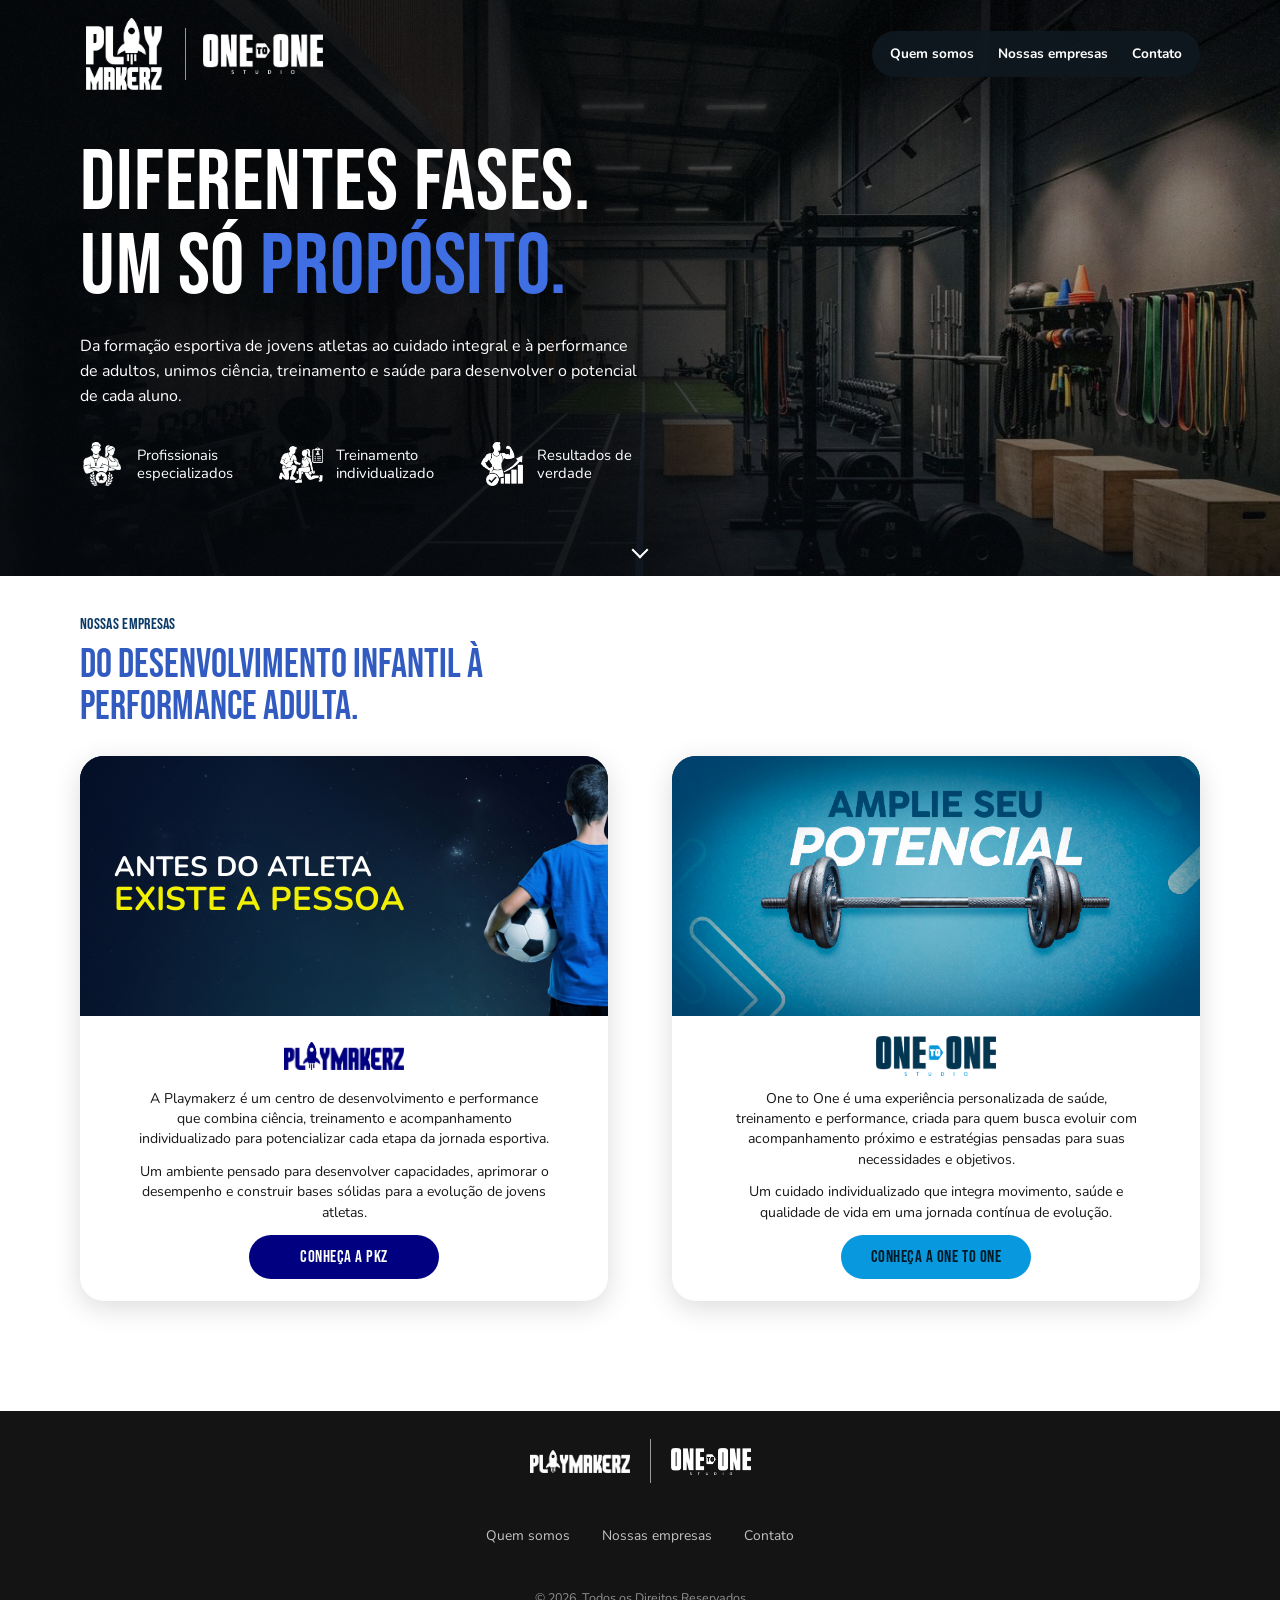
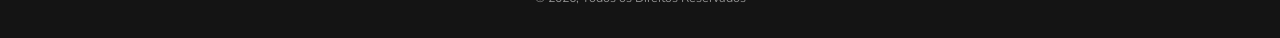
<file: index.html>
<!doctype html>
<html lang="pt-BR">
<head>
  <meta charset="UTF-8" />
  <meta name="viewport" content="width=device-width, initial-scale=1.0" />
  <meta name="description"
    content="Da formação esportiva de jovens atletas à performance adulta: conheça a Playmakerz e a One to One." />
  <title>Playmakerz + One to One</title>
  <link rel="icon" href="data:," />
  <!-- Fontes do Google (Bebas Neue e Nunito) -->
  <link rel="preconnect" href="https://fonts.googleapis.com" />
  <link rel="preconnect" href="https://fonts.gstatic.com" crossorigin />
  <link href="https://fonts.googleapis.com/css2?family=Bebas+Neue&family=Nunito:wght@400;600;700;800&display=swap"
    rel="stylesheet" />
  <!-- CSS do site e script do menu (defer: o script só roda depois que o HTML carrega) -->
  <link rel="stylesheet" href="css/style.css" />
  <script src="js/main.js" defer></script>
</head>
<body class="hub">
  <!-- Link que só aparece ao apertar Tab: pula direto para o conteúdo principal -->
  <a class="skip-link" href="#main-content">Pular para o conteúdo</a>
  <!-- Cabeçalho do Hub: logos das duas empresas e menu principal -->
  <header class="hub-header">
    <div class="hub-wrap header-inner">
      <a class="hub-brand" href="pkz-lab.html" aria-label="Conheça o PKZ Lab">
        <img src="assets/imagens-padronizacao/assets/hub/LOGO_PKZ_3.png" alt="Playmakerz" />
      </a>
      <span class="brand-divider" aria-hidden="true"></span>
      <a class="hub-brand oto-brand" href="one-to-one.html" aria-label="Conheça o Studio One to One">
        <img src="assets/imagens-padronizacao/assets/hub/LOGO_OTO_2.png" alt="One to One Studio" />
      </a>
      <!-- Botão do menu no celular (o JavaScript troca o ícone e o aria-expanded) -->
      <button class="menu-toggle" type="button" aria-label="Abrir menu" aria-expanded="false"
        aria-controls="hub-navigation">
        <span aria-hidden="true">☰</span>
      </button>
      <!-- Menu principal: lista de links, como pede a boa prática de nav > ul > li -->
      <nav class="hub-nav" id="hub-navigation" aria-label="Navegação principal">
        <ul>
          <li><a href="#quem-somos">Quem somos</a></li>
          <li><a href="#empresas">Nossas empresas</a></li>
          <li>
            <button class="hub-contact-trigger" type="button" aria-haspopup="dialog" aria-controls="hub-contact-dialog">
              Contato
            </button>
          </li>
        </ul>
      </nav>
    </div>
  </header>
  <main id="main-content">
    <!-- Hero: primeira tela do Hub, com o título e os diferenciais -->
    <section class="hub-hero" id="quem-somos" aria-labelledby="hub-title">
      <div class="hub-wrap hub-hero-content">
        <h1 id="hub-title">
          DIFERENTES FASES.<br />UM SÓ <span>PROPÓSITO.</span>
        </h1>
        <p>
          Da formação esportiva de jovens atletas ao cuidado integral e à
          performance de adultos, unimos ciência, treinamento e saúde para
          desenvolver o potencial de cada aluno.
        </p>
        <!-- Diferenciais (os ícones são decorativos, por isso alt vazio) -->
        <ul class="hub-features" aria-label="Nossos diferenciais">
          <li>
            <img src="assets/imagens-padronizacao/assets/hub/HUB_ICON_1.png" alt="" />
            <span>Profissionais especializados</span>
          </li>
          <li>
            <img src="assets/imagens-padronizacao/assets/hub/HUB_ICON_2.png" alt="" />
            <span>Treinamento individualizado</span>
          </li>
          <li>
            <img src="assets/imagens-padronizacao/assets/hub/HUB_ICON_3.png" alt="" />
            <span>Resultados de verdade</span>
          </li>
        </ul>
      </div>
      <!-- Seta que leva para a próxima seção (o destino fica no data-scroll-target) -->
      <button class="scroll-cue" type="button" data-scroll-target="empresas" aria-label="Ir para Nossas empresas">
        <span aria-hidden="true"></span>
      </button>
    </section>
    <!-- Cartões das duas empresas -->
    <section class="hub-companies" id="empresas" aria-labelledby="companies-title">
      <div class="hub-wrap">
        <p class="hub-kicker">NOSSAS EMPRESAS</p>
        <h2 id="companies-title">
          DO DESENVOLVIMENTO INFANTIL À PERFORMANCE ADULTA.
        </h2>
        <div class="company-grid">
          <!-- Cartão da Playmakerz -->
          <article class="company-card" aria-labelledby="pkz-card-title">
            <div class="company-image pkz-card-image">
              <img src="assets/imagens-padronizacao/assets/hub/Gemini_Generated_Image_lxjfrllxjfrllxjf.jpg"
                alt="Jovem atleta com uma bola de futebol" loading="lazy" />
              <h3 id="pkz-card-title">
                ANTES DO ATLETA<br /><strong>EXISTE A PESSOA</strong>
              </h3>
            </div>
            <img class="company-logo" src="assets/imagens-padronizacao/assets/hub/LOGO_PKZ_navy.png" alt="Playmakerz"
              loading="lazy" />
            <div class="company-copy">
              <p>
                A Playmakerz é um centro de desenvolvimento e performance que
                combina ciência, treinamento e acompanhamento individualizado
                para potencializar cada etapa da jornada esportiva.
              </p>
              <p>
                Um ambiente pensado para desenvolver capacidades, aprimorar o
                desempenho e construir bases sólidas para a evolução de jovens
                atletas.
              </p>
            </div>
            <a class="hub-button pkz-button" href="pkz-lab.html">CONHEÇA A PKZ</a>
          </article>
          <!-- Cartão da One to One (o texto da arte também vai num título escondido, para leitores de tela) -->
          <article class="company-card" aria-labelledby="oto-card-title">
            <div class="company-image oto-card-image">
              <img src="assets/imagens-padronizacao/assets/hub/Prancheta_4.jpg"
                alt="Arte One to One com halter e a frase Amplie seu potencial" loading="lazy" />
              <h3 class="visually-hidden" id="oto-card-title">
                AMPLIE SEU POTENCIAL
              </h3>
            </div>
            <img class="company-logo oto-card-logo" src="assets/imagens-padronizacao/assets/one-to-one/LOGO_OTO_1.png"
              alt="One to One Studio" loading="lazy" />
            <div class="company-copy">
              <p>
                One to One é uma experiência personalizada de saúde,
                treinamento e performance, criada para quem busca evoluir com
                acompanhamento próximo e estratégias pensadas para suas
                necessidades e objetivos.
              </p>
              <p>
                Um cuidado individualizado que integra movimento, saúde e
                qualidade de vida em uma jornada contínua de evolução.
              </p>
            </div>
            <a class="hub-button oto-button" href="one-to-one.html">CONHEÇA A ONE TO ONE</a>
          </article>
        </div>
      </div>
    </section>
  </main>
  <!-- Rodapé do Hub -->
  <footer class="hub-footer">
    <div class="hub-wrap hub-footer-inner">
      <!-- As duas logos juntas formam uma imagem só, com um nome só -->
      <div class="footer-brands" role="img" aria-label="Marcas Playmakerz e One to One">
        <img src="assets/imagens-padronizacao/assets/hub/LOGO_PKZ_4.png" alt="" loading="lazy" />
        <span class="brand-divider" aria-hidden="true"></span>
        <img src="assets/imagens-padronizacao/assets/hub/LOGO_OTO_2.png" alt="" loading="lazy" />
      </div>
      <nav class="footer-nav" aria-label="Navegação do rodapé">
        <ul>
          <li><a href="#quem-somos">Quem somos</a></li>
          <li><a href="#empresas">Nossas empresas</a></li>
          <li>
            <button class="hub-contact-trigger" type="button" aria-haspopup="dialog" aria-controls="hub-contact-dialog">
              Contato
            </button>
          </li>
        </ul>
      </nav>
      <small>&copy; 2026, Todos os Direitos Reservados</small>
    </div>
  </footer>
  <!-- Janela de contato: o botão "Contato" abre e a pessoa escolhe qual WhatsApp chamar.
       Os links abrem em nova aba com rel="noopener noreferrer" (proteção contra tabnabbing). -->
  <dialog class="hub-contact-dialog" id="hub-contact-dialog" aria-labelledby="hub-contact-title">
    <div class="hub-contact-dialog-content">
      <button class="hub-contact-close" type="button" aria-label="Fechar contatos" data-close-hub-contact>
        ×
      </button>
      <h2 id="hub-contact-title">
        Escolha uma equipe para chamar no WhatsApp
      </h2>
      <div class="hub-contact-options">
        <a class="hub-contact-option pkz-contact-option" href="https://wa.me/5521972657266" target="_blank"
          rel="noopener noreferrer"><span>Playmakerz PKZ</span><strong>+55 21 97265-7266</strong></a>
        <a class="hub-contact-option oto-contact-option" href="https://wa.me/5521971067347" target="_blank"
          rel="noopener noreferrer"><span>Studio One to One</span><strong>+55 21 97106-7347</strong></a>
      </div>
    </div>
  </dialog>
</body>
</html>
</file>
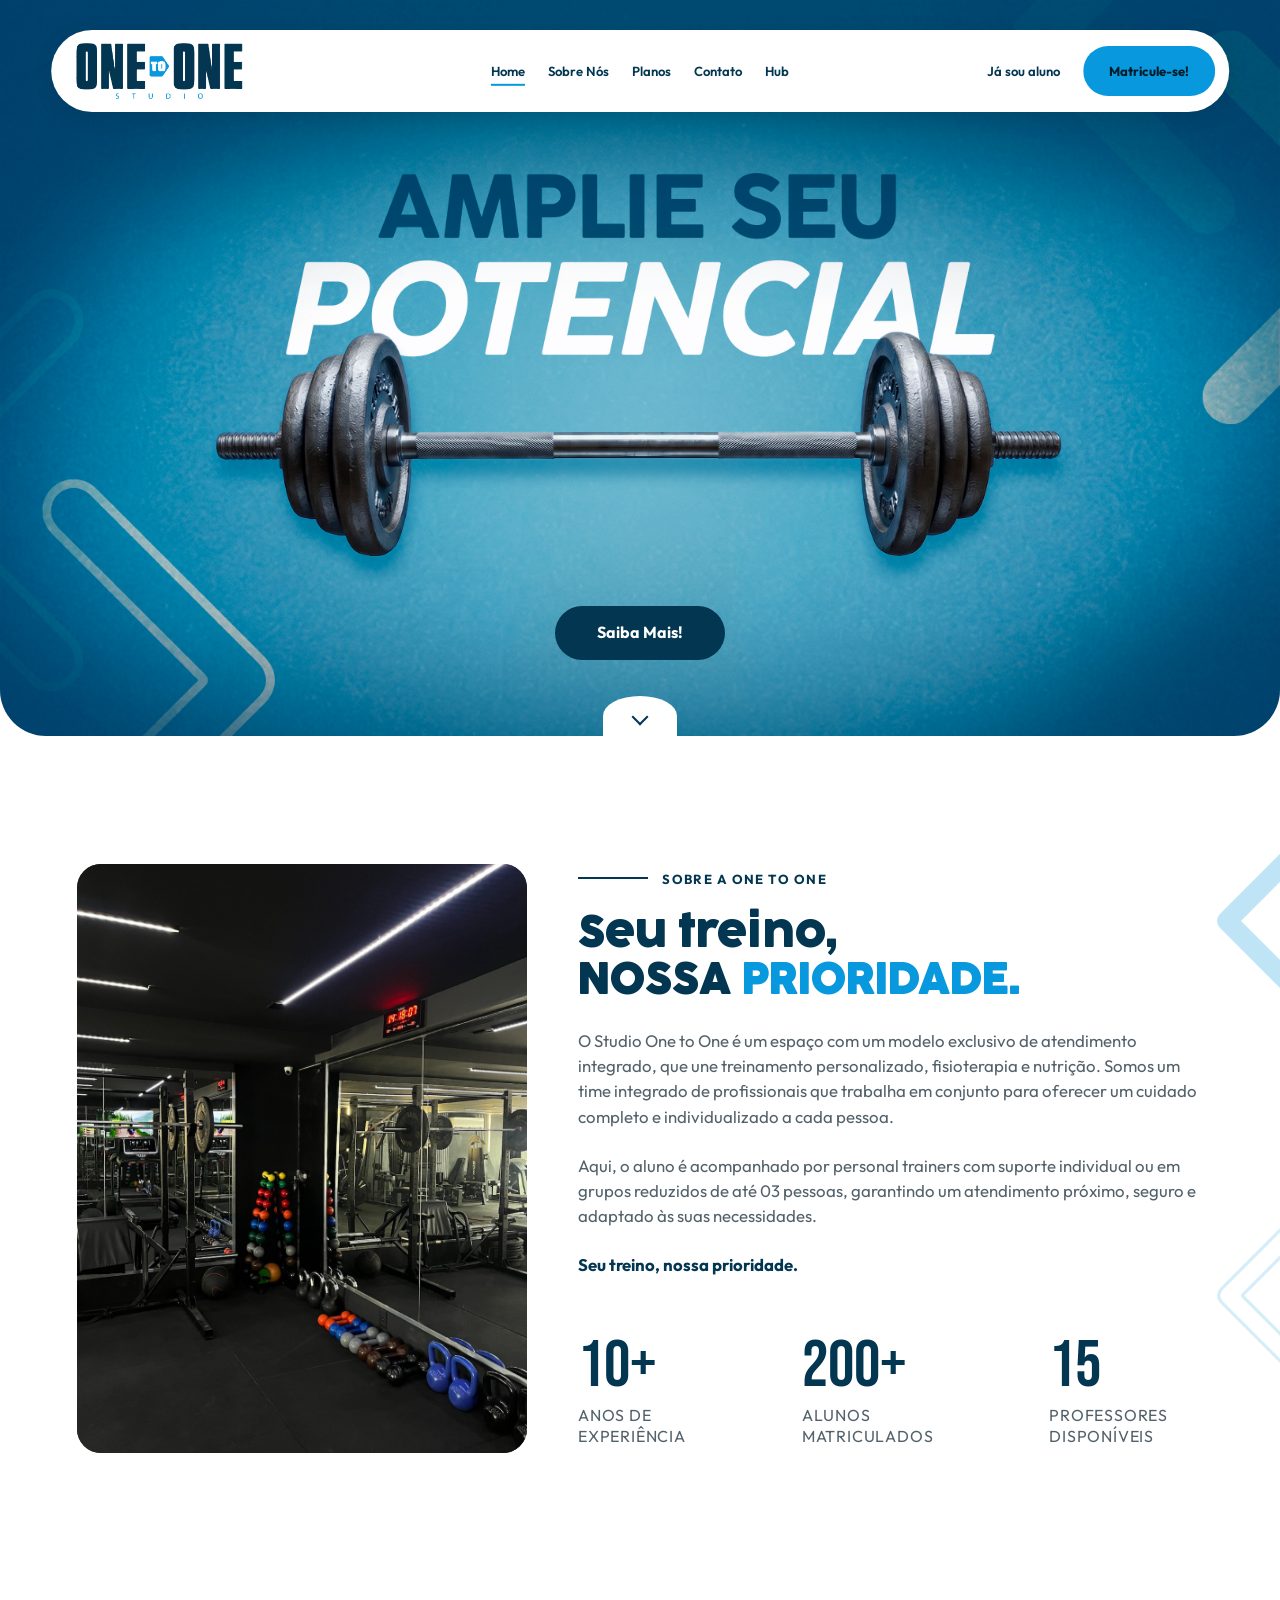
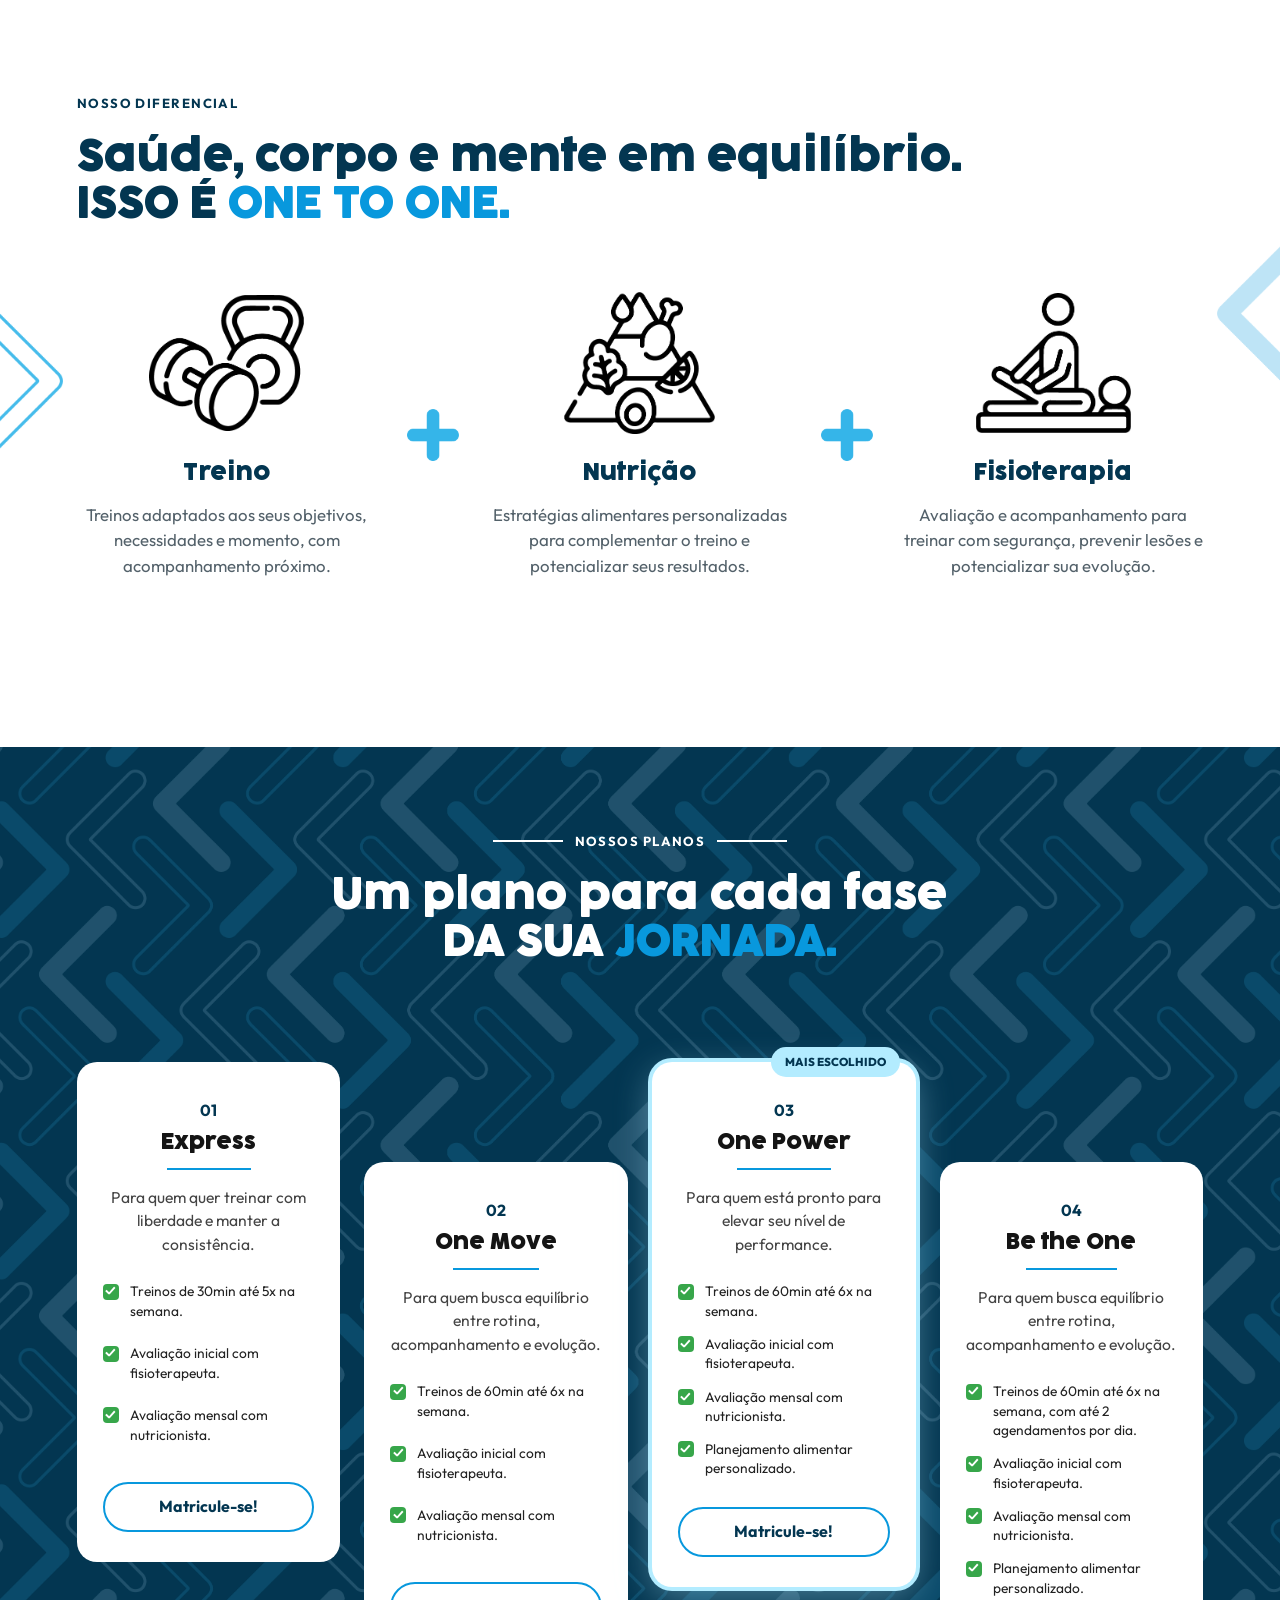
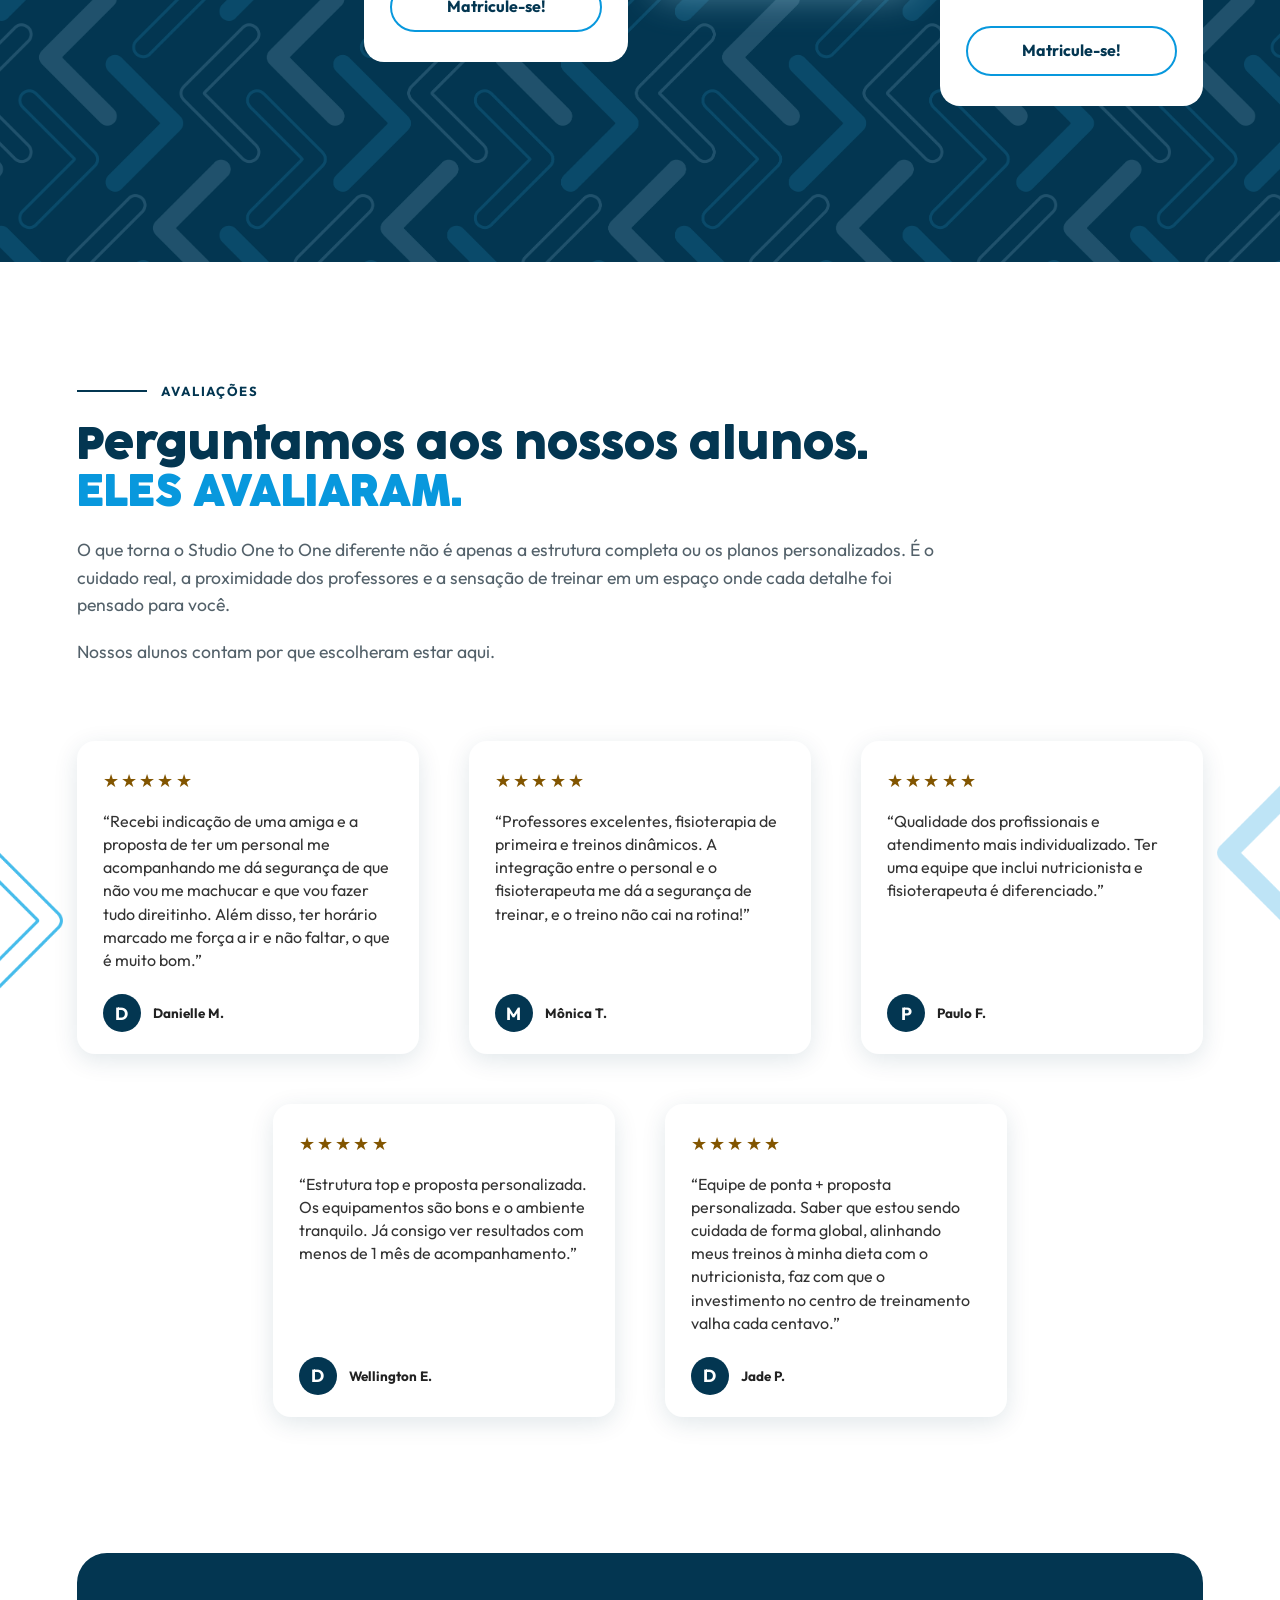
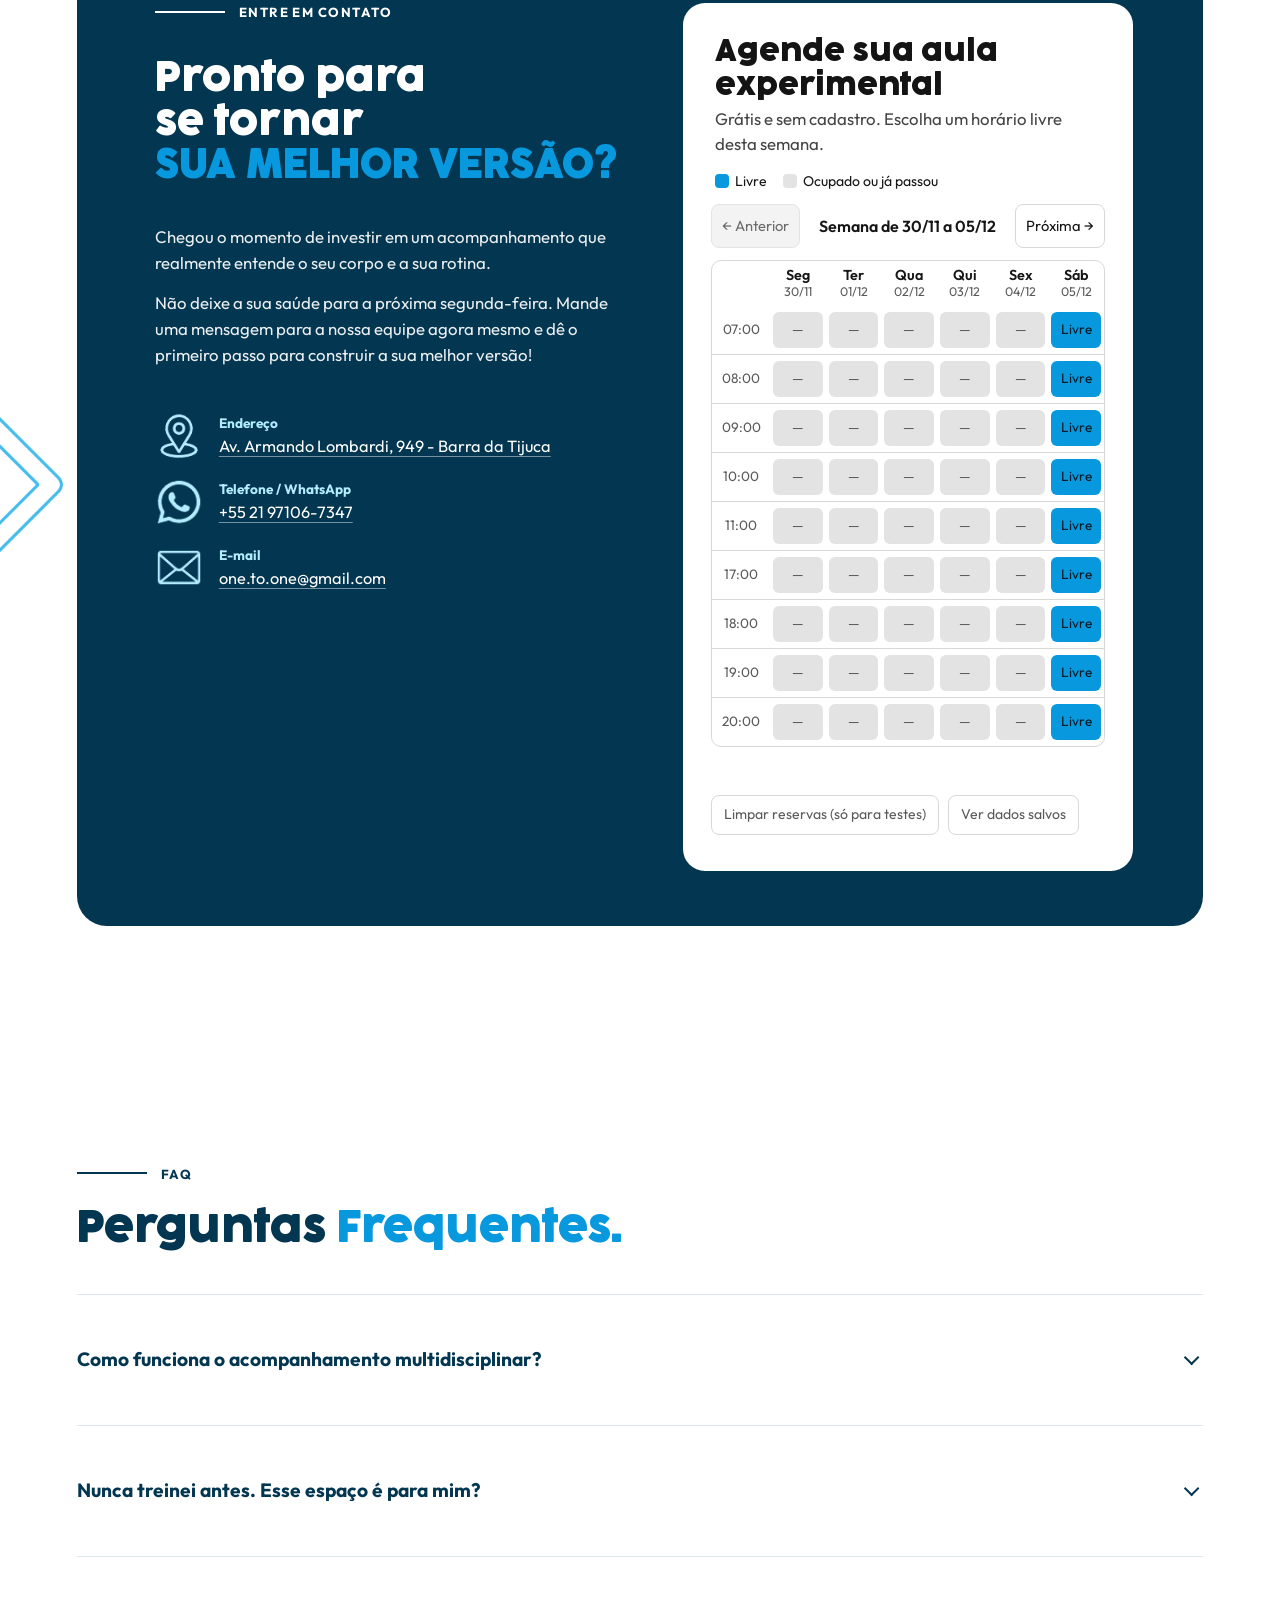
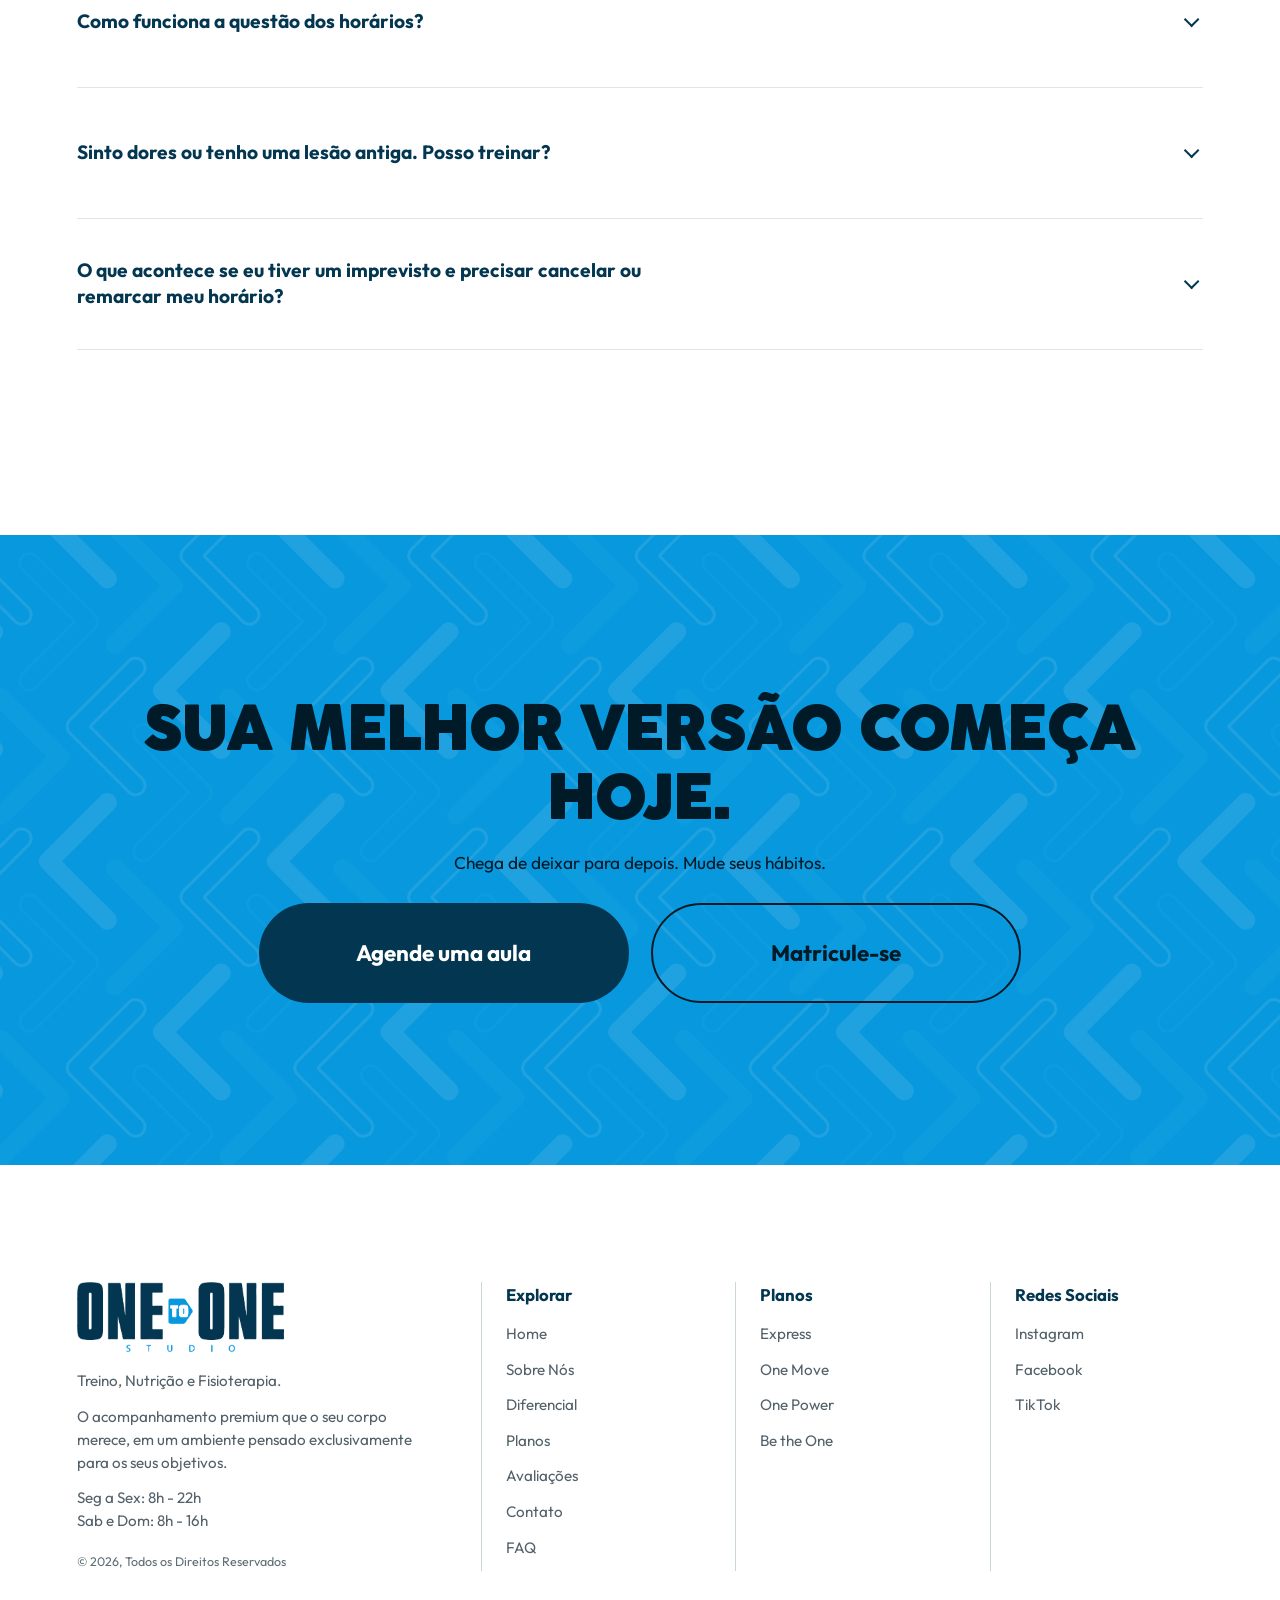
<file: one-to-one.html>
<!doctype html>
<html lang="pt-BR">
  <head>
    <meta charset="UTF-8" />
    <meta name="viewport" content="width=device-width, initial-scale=1.0" />
    <meta
      name="description"
      content="Studio One to One: treinamento personalizado, fisioterapia e nutrição em um cuidado integrado."
    />
    <title>One to One</title>
    <link rel="icon" href="data:," />

    <!-- Fontes do Google (Bebas Neue e Outfit) -->
    <link rel="preconnect" href="https://fonts.googleapis.com" />
    <link rel="preconnect" href="https://fonts.gstatic.com" crossorigin />
    <link
      href="https://fonts.googleapis.com/css2?family=Bebas+Neue&family=Outfit:wght@400;500;600;700;800&display=swap"
      rel="stylesheet"
    />

    <!-- CSS do site, script do menu e script da agenda do professor -->
    <link rel="stylesheet" href="css/style.css" />
    <script src="js/main.js" defer></script>
    <script src="js/agendamento.js" defer></script>
  </head>
  <body class="oto">
    <!-- Link que só aparece ao apertar Tab: pula direto para o conteúdo principal -->
    <a class="skip-link" href="#main-content">Pular para o conteúdo</a>

    <!-- Header com logo, menu e botões de ação -->
    <header class="landing-header">
      <a
        class="landing-logo oto-landing-logo"
        href="index.html"
        aria-label="Voltar para Playmakerz e One to One"
      >
        <img
          src="assets/imagens-padronizacao/assets/one-to-one/LOGO_OTO_1.png"
          alt="One to One Studio"
        />
      </a>

      <!-- Botão do menu no celular -->
      <button
        class="menu-toggle"
        type="button"
        aria-label="Abrir menu"
        aria-expanded="false"
        aria-controls="oto-navigation"
      >
        <span aria-hidden="true">☰</span>
      </button>

      <!-- Menu principal da página -->
      <nav
        class="landing-nav"
        id="oto-navigation"
        aria-label="Navegação principal"
      >
        <ul>
          <li><a href="#home" aria-current="page">Home</a></li>
          <li><a href="#sobre">Sobre Nós</a></li>
          <li><a href="#planos">Planos</a></li>
          <li><a href="#contato">Contato</a></li>
          <li><a class="hub-return" href="index.html">Hub</a></li>
        </ul>
      </nav>

      <a class="student-link" href="#contato">Já sou aluno</a>
      <a class="button button-blue header-cta" href="#planos">Matricule-se!</a>
    </header>

    <main id="main-content">
      <!-- Hero Section (a arte de fundo já traz a frase, então o h1 fica escondido só para leitores de tela) -->
      <section
        class="landing-hero oto-hero"
        id="home"
        aria-labelledby="oto-title"
      >
        <h1 class="visually-hidden" id="oto-title">Amplie seu potencial</h1>
        <a class="button button-dark oto-hero-button" href="#sobre"
          >Saiba Mais!</a
        >

        <!-- Seta que leva para a próxima seção -->
        <button
          class="scroll-cue"
          type="button"
          data-scroll-target="sobre"
          aria-label="Ir para Sobre a One to One"
        >
          <span aria-hidden="true"></span>
        </button>
      </section>

      <!-- Sobre a One to One -->
      <section
        class="about-section"
        id="sobre"
        aria-labelledby="oto-about-title"
      >
        <div class="content-wrap about-grid">
          <figure class="about-photo oto-about-photo">
            <img
              src="assets/imagens-padronizacao/assets/one-to-one/IMG_0080.png"
              alt="Espaço de treinamento da One to One"
              loading="lazy"
            />
          </figure>

          <div class="about-content">
            <header class="section-head has-deco">
              <p class="eyebrow">SOBRE A ONE TO ONE</p>
              <h2 id="oto-about-title">
                Seu treino,<br />NOSSA
                <span class="brand-highlight">PRIORIDADE.</span>
              </h2>
              <img
                class="deco deco-right"
                src="assets/imagens-padronizacao/assets/one-to-one/SETAS_2.png"
                alt=""
                loading="lazy"
              />
            </header>
            <p>
              O Studio One to One é um espaço com um modelo exclusivo de
              atendimento integrado, que une treinamento personalizado,
              fisioterapia e nutrição. Somos um time integrado de profissionais
              que trabalha em conjunto para oferecer um cuidado completo e
              individualizado a cada pessoa.
            </p>
            <p>
              Aqui, o aluno é acompanhado por personal trainers com suporte
              individual ou em grupos reduzidos de até 03 pessoas, garantindo um
              atendimento próximo, seguro e adaptado às suas necessidades.
            </p>
            <h3 class="closing-line">Seu treino, nossa prioridade.</h3>

            <!-- Números da empresa em forma de lista -->
            <ul class="stats" aria-label="Números One to One">
              <li>
                <strong>10+</strong><span>ANOS DE<br />EXPERIÊNCIA</span>
              </li>
              <li>
                <strong>200+</strong><span>ALUNOS<br />MATRICULADOS</span>
              </li>
              <li>
                <strong>15</strong><span>PROFESSORES<br />DISPONÍVEIS</span>
              </li>
            </ul>
          </div>
        </div>
        <img
          class="side-decoration deco-wide deco-right deco-right-2"
          src="assets/imagens-padronizacao/assets/one-to-one/SETAS_1.png"
          alt=""
          loading="lazy"
        />
      </section>

      <!-- Diferenciais -->
      <section
        class="difference-section oto-difference"
        id="diferencial"
        aria-labelledby="oto-difference-title"
      >
        <img
          class="side-decoration deco-wide deco-left"
          src="assets/imagens-padronizacao/assets/one-to-one/SETAS_1.png"
          alt=""
          loading="lazy"
        />
        <div class="content-wrap">
          <header class="section-head has-deco">
            <p class="eyebrow">NOSSO DIFERENCIAL</p>
            <h2 id="oto-difference-title">
              Saúde, corpo e mente em equilíbrio.<br />ISSO É
              <span class="brand-highlight">ONE TO ONE.</span>
            </h2>
            <img
              class="deco deco-right"
              src="assets/imagens-padronizacao/assets/one-to-one/SETAS_2.png"
              alt=""
              loading="lazy"
            />
          </header>

          <div class="service-grid oto-service-grid">
            <article class="service-card" aria-labelledby="oto-servico-1">
              <img
                src="assets/imagens-padronizacao/assets/one-to-one/OTO_ICON_1.png"
                alt=""
                loading="lazy"
              />
              <h3 id="oto-servico-1">Treino</h3>
              <p>
                Treinos adaptados aos seus objetivos, necessidades e momento,
                com acompanhamento próximo.
              </p>
            </article>
            <img
              class="service-plus-image"
              src="assets/imagens-padronizacao/assets/one-to-one/ADD.png"
              alt=""
              loading="lazy"
            />
            <article class="service-card" aria-labelledby="oto-servico-2">
              <img
                src="assets/imagens-padronizacao/assets/one-to-one/OTO_ICON_2.png"
                alt=""
                loading="lazy"
              />
              <h3 id="oto-servico-2">Nutrição</h3>
              <p>
                Estratégias alimentares personalizadas para complementar o
                treino e potencializar seus resultados.
              </p>
            </article>
            <img
              class="service-plus-image"
              src="assets/imagens-padronizacao/assets/one-to-one/ADD.png"
              alt=""
              loading="lazy"
            />
            <article class="service-card" aria-labelledby="oto-servico-3">
              <img
                src="assets/imagens-padronizacao/assets/one-to-one/OTO_ICON_3.png"
                alt=""
                loading="lazy"
              />
              <h3 id="oto-servico-3">Fisioterapia</h3>
              <p>
                Avaliação e acompanhamento para treinar com segurança, prevenir
                lesões e potencializar sua evolução.
              </p>
            </article>
          </div>
        </div>
      </section>

      <!-- Planos da One to One -->
      <section
        class="plans-section oto-plans-pattern"
        id="planos"
        aria-labelledby="oto-plans-title"
      >
        <div class="content-wrap centered-section">
          <p class="eyebrow">NOSSOS PLANOS</p>
          <h2 id="oto-plans-title">
            Um plano para <span class="nowrap">cada fase</span><br />DA SUA
            <span class="brand-highlight">JORNADA.</span>
          </h2>

          <div class="plans-grid oto-plans-grid">
            <article
              class="plan-card oto-plan-card"
              id="plano-express"
              aria-labelledby="plano-express-titulo"
            >
              <span class="plan-number">01</span>
              <h3 id="plano-express-titulo">Express</h3>
              <p>
                Para quem quer treinar com liberdade e manter a consistência.
              </p>
              <ul>
                <li>Treinos de 30min até 5x na semana.</li>
                <li>Avaliação inicial com fisioterapeuta.</li>
                <li>Avaliação mensal com nutricionista.</li>
              </ul>
              <!-- O texto escondido completa o nome do link para quem usa leitor de tela -->
              <a class="button button-outline-blue" href="#agendar"
                >Matricule-se!<span class="visually-hidden">
                  no plano Express: ir para o agendamento da aula
                  experimental</span
                ></a
              >
            </article>
            <article
              class="plan-card oto-plan-card"
              id="plano-one-move"
              aria-labelledby="plano-one-move-titulo"
            >
              <span class="plan-number">02</span>
              <h3 id="plano-one-move-titulo">One Move</h3>
              <p>
                Para quem busca equilíbrio entre rotina, acompanhamento e
                evolução.
              </p>
              <ul>
                <li>Treinos de 60min até 6x na semana.</li>
                <li>Avaliação inicial com fisioterapeuta.</li>
                <li>Avaliação mensal com nutricionista.</li>
              </ul>
              <a class="button button-outline-blue" href="#agendar"
                >Matricule-se!<span class="visually-hidden">
                  no plano One Move: ir para o agendamento da aula
                  experimental</span
                ></a
              >
            </article>
            <article
              class="plan-card oto-plan-card featured-plan"
              id="plano-one-power"
              aria-labelledby="plano-one-power-titulo"
            >
              <span class="featured-label">MAIS ESCOLHIDO</span>
              <span class="plan-number">03</span>
              <h3 id="plano-one-power-titulo">One Power</h3>
              <p>Para quem está pronto para elevar seu nível de performance.</p>
              <ul>
                <li>Treinos de 60min até 6x na semana.</li>
                <li>Avaliação inicial com fisioterapeuta.</li>
                <li>Avaliação mensal com nutricionista.</li>
                <li>Planejamento alimentar personalizado.</li>
              </ul>
              <a class="button button-outline-blue" href="#agendar"
                >Matricule-se!<span class="visually-hidden">
                  no plano One Power: ir para o agendamento da aula
                  experimental</span
                ></a
              >
            </article>
            <article
              class="plan-card oto-plan-card"
              id="plano-be-the-one"
              aria-labelledby="plano-be-the-one-titulo"
            >
              <span class="plan-number">04</span>
              <h3 id="plano-be-the-one-titulo">Be the One</h3>
              <p>
                Para quem busca equilíbrio entre rotina, acompanhamento e
                evolução.
              </p>
              <ul>
                <li>
                  Treinos de 60min até 6x na semana, com até 2 agendamentos por
                  dia.
                </li>
                <li>Avaliação inicial com fisioterapeuta.</li>
                <li>Avaliação mensal com nutricionista.</li>
                <li>Planejamento alimentar personalizado.</li>
              </ul>
              <a class="button button-outline-blue" href="#agendar"
                >Matricule-se!<span class="visually-hidden">
                  no plano Be the One: ir para o agendamento da aula
                  experimental</span
                ></a
              >
            </article>
          </div>
        </div>
      </section>

      <!-- Avaliações -->
      <section
        class="reviews-section oto-reviews"
        id="avaliacoes"
        aria-labelledby="oto-reviews-title"
      >
        <img
          class="side-decoration deco-wide deco-left"
          src="assets/imagens-padronizacao/assets/one-to-one/SETAS_1.png"
          alt=""
          loading="lazy"
        />
        <div class="content-wrap">
          <header class="section-head has-deco">
            <p class="eyebrow">AVALIAÇÕES</p>
            <h2 id="oto-reviews-title">
              Perguntamos aos nossos alunos.<br /><span class="brand-highlight"
                >ELES AVALIARAM.</span
              >
            </h2>
            <img
              class="deco deco-right"
              src="assets/imagens-padronizacao/assets/one-to-one/SETAS_2.png"
              alt=""
              loading="lazy"
            />
          </header>
          <p class="section-intro">
            O que torna o Studio One to One diferente não é apenas a estrutura
            completa ou os planos personalizados. É o cuidado real, a
            proximidade dos professores e a sensação de treinar em um espaço
            onde cada detalhe foi pensado para você.
          </p>
          <p class="section-intro">
            Nossos alunos contam por que escolheram estar aqui.
          </p>

          <div class="reviews-grid">
            <figure class="review-card">
              <span class="stars" role="img" aria-label="5 de 5 estrelas"
                >★★★★★</span
              >
              <blockquote>
                <p>
                  “Recebi indicação de uma amiga e a proposta de ter um personal
                  me acompanhando me dá segurança de que não vou me machucar e
                  que vou fazer tudo direitinho. Além disso, ter horário marcado
                  me força a ir e não faltar, o que é muito bom.”
                </p>
              </blockquote>
              <figcaption>
                <span class="review-initial" aria-hidden="true">D</span>Danielle
                M.
              </figcaption>
            </figure>
            <figure class="review-card">
              <span class="stars" role="img" aria-label="5 de 5 estrelas"
                >★★★★★</span
              >
              <blockquote>
                <p>
                  “Professores excelentes, fisioterapia de primeira e treinos
                  dinâmicos. A integração entre o personal e o fisioterapeuta me
                  dá a segurança de treinar, e o treino não cai na rotina!”
                </p>
              </blockquote>
              <figcaption>
                <span class="review-initial" aria-hidden="true">M</span>Mônica
                T.
              </figcaption>
            </figure>
            <figure class="review-card">
              <span class="stars" role="img" aria-label="5 de 5 estrelas"
                >★★★★★</span
              >
              <blockquote>
                <p>
                  “Qualidade dos profissionais e atendimento mais
                  individualizado. Ter uma equipe que inclui nutricionista e
                  fisioterapeuta é diferenciado.”
                </p>
              </blockquote>
              <figcaption>
                <span class="review-initial" aria-hidden="true">P</span>Paulo F.
              </figcaption>
            </figure>
            <figure class="review-card">
              <span class="stars" role="img" aria-label="5 de 5 estrelas"
                >★★★★★</span
              >
              <blockquote>
                <p>
                  “Estrutura top e proposta personalizada. Os equipamentos são
                  bons e o ambiente tranquilo. Já consigo ver resultados com
                  menos de 1 mês de acompanhamento.”
                </p>
              </blockquote>
              <figcaption>
                <span class="review-initial" aria-hidden="true">D</span
                >Wellington E.
              </figcaption>
            </figure>
            <figure class="review-card">
              <span class="stars" role="img" aria-label="5 de 5 estrelas"
                >★★★★★</span
              >
              <blockquote>
                <p>
                  “Equipe de ponta + proposta personalizada. Saber que estou
                  sendo cuidada de forma global, alinhando meus treinos à minha
                  dieta com o nutricionista, faz com que o investimento no
                  centro de treinamento valha cada centavo.”
                </p>
              </blockquote>
              <figcaption>
                <span class="review-initial" aria-hidden="true">D</span>Jade P.
              </figcaption>
            </figure>
          </div>
        </div>
      </section>

      <!-- Agendamento aula experimental e dados de contato -->
      <section
        class="contact-section"
        id="contato"
        aria-labelledby="oto-contact-title"
      >
        <img
          class="side-decoration deco-wide deco-left"
          src="assets/imagens-padronizacao/assets/one-to-one/SETAS_1.png"
          alt=""
          loading="lazy"
        />
        <div class="content-wrap contact-panel oto-contact-panel">
          <div class="contact-copy">
            <p class="eyebrow">ENTRE EM CONTATO</p>
            <h2 id="oto-contact-title">
              Pronto para <span class="nowrap">se tornar</span><br /><span
                >SUA MELHOR VERSÃO?</span
              >
            </h2>
            <p>
              Chegou o momento de investir em um acompanhamento que realmente
              entende o seu corpo e a sua rotina.
            </p>
            <p>
              Não deixe a sua saúde para a próxima segunda-feira. Mande uma
              mensagem para a nossa equipe agora mesmo e dê o primeiro passo
              para construir a sua melhor versão!
            </p>

            <!-- Links externos abrem em nova aba sempre com rel="noopener noreferrer" -->
            <address>
              <ul class="contact-details">
                <li>
                  <img
                    class="contact-icon-slot"
                    src="assets/icones/contact-icons/oto-address.png"
                    alt=""
                    loading="lazy"
                  />
                  <span class="contact-content"
                    ><span class="contact-label">Endereço</span
                    ><a
                      href="https://www.google.com/maps/search/?api=1&amp;query=Av.%20Armando%20Lombardi%2C%20949%20-%20Barra%20da%20Tijuca%2C%20Rio%20de%20Janeiro%20-%20RJ"
                      target="_blank"
                      rel="noopener noreferrer"
                      >Av. Armando Lombardi, 949 - Barra da Tijuca<span
                        class="visually-hidden"
                      >
                        (abre no Google Maps em nova aba)</span
                      ></a
                    ></span
                  >
                </li>
                <li>
                  <img
                    class="contact-icon-slot"
                    src="assets/icones/contact-icons/oto-phone.png"
                    alt=""
                    loading="lazy"
                  />
                  <span class="contact-content"
                    ><span class="contact-label">Telefone / WhatsApp</span
                    ><a
                      href="https://wa.me/5521971067347"
                      target="_blank"
                      rel="noopener noreferrer"
                      aria-label="Conversar com a One to One pelo WhatsApp no número +55 21 97106-7347"
                      >+55 21 97106-7347</a
                    ></span
                  >
                </li>
                <li>
                  <img
                    class="contact-icon-slot"
                    src="assets/icones/contact-icons/oto-email.png"
                    alt=""
                    loading="lazy"
                  />
                  <span class="contact-content"
                    ><span class="contact-label">E-mail</span
                    ><a
                      href="https://mail.google.com/mail/?view=cm&amp;fs=1&amp;to=one.to.one%40gmail.com&amp;su=Contato%20pelo%20site%20-%20One%20to%20One"
                      target="_blank"
                      rel="noopener noreferrer"
                      >one.to.one@gmail.com<span class="visually-hidden">
                        (escrever e-mail, abre em nova aba)</span
                      ></a
                    ></span
                  >
                </li>
              </ul>
            </address>
          </div>

          <!-- Agenda da aula experimental: HTML e JavaScript do professor Thiago, sem nenhuma alteração.
               Única adaptação: o <main> do arquivo  virou <div class="agendamento" id="agendar">,
               porque a página já tem um <main>.
               O "prettier-ignore" faz o Prettier não mexer no código dele. -->
          <!-- prettier-ignore -->
          <div class="agendamento" id="agendar">
            <h1>Agende sua aula experimental</h1>
            <p class="sub">Grátis e sem cadastro. Escolha um horário livre desta semana.</p>
            <div class="legenda">
              <span><i style="background:var(--livre)"></i>Livre</span>
              <span><i style="background:var(--ocupado)"></i>Ocupado ou já passou</span>
            </div>
            <div class="nav">
              <button id="anterior" type="button">← Anterior</button>
              <span id="semanaTexto"></span>
              <button id="proxima" type="button">Próxima →</button>
            </div>
            <div class="scroll"><table id="grade" aria-label="Horários da semana"></table></div>
            <div id="status" role="status" aria-live="polite"></div>
            <button class="reset" id="reset">Limpar reservas (só para testes)</button>
            <button class="reset" id="verDados" type="button">Ver dados salvos</button>
            <pre id="dados" hidden></pre>
          </div>

          <!-- prettier-ignore -->
          <dialog id="modal">
            <form id="form">
              <h2>Confirmar horário</h2>
              <div id="resumo" style="color:var(--muted)"></div>
              <label>Nome <input name="nome" required minlength="2" autocomplete="name"></label>
              <label>E-mail <input name="email" type="email" required autocomplete="email"></label>
              <label>Telefone <input name="telefone" type="tel" required pattern="[0-9 ()+\-]{8,}" title="Use só números, espaços, parênteses ou hífen" autocomplete="tel"></label>
              <div id="erroForm" class="erro" style="color:var(--erro);min-height:1.4em;margin-top:8px"></div>
              <div class="acoes">
                <button type="button" id="cancelar">Cancelar</button>
                <button type="submit" id="confirmar">Reservar</button>
              </div>
            </form>
          </dialog>
        </div>
      </section>

      <!-- Perguntas frequentes (FAQ) -->
      <section class="faq-section" id="faq" aria-labelledby="oto-faq-title">
        <div class="content-wrap">
          <p class="eyebrow">FAQ</p>
          <h2 id="oto-faq-title">
            Perguntas <span class="brand-highlight">Frequentes.</span>
          </h2>

          <div class="faq-list">
            <details>
              <summary>
                Como funciona o acompanhamento multidisciplinar?
              </summary>
              <p>
                O Studio reúne personal trainer, fisioterapia e nutrição em um
                trabalho integrado. Cada plano descreve frequências e avaliações
                incluídas; confirme com a equipe como os profissionais
                participam do plano escolhido.
              </p>
            </details>
            <details>
              <summary>Nunca treinei antes. Esse espaço é para mim?</summary>
              <p>
                Sim. Os treinos são ajustados aos seus objetivos, necessidades e
                momento atual. Informe sua experiência e qualquer limitação ao
                profissional para que a rotina e a intensidade sejam definidas
                de forma individual.
              </p>
            </details>
            <details>
              <summary>Como funciona a questão dos horários?</summary>
              <p>
                Escolha uma data para consultar os horários e as vagas
                registradas neste navegador. A agenda é demonstrativa: os
                pedidos e a lista de espera ficam salvos apenas no navegador e
                não notificam a equipe. Confirme disponibilidade e horário pelos
                contatos da seção acima.
              </p>
            </details>
            <details>
              <summary>
                Sinto dores ou tenho uma lesão antiga. Posso treinar?
              </summary>
              <p>
                A página inclui fisioterapia no atendimento integrado, mas não
                avalia lesões por este formulário. Relate a dor ou o histórico à
                equipe antes de começar e siga a orientação do profissional
                responsável; esta resposta não substitui uma avaliação.
              </p>
            </details>
            <details>
              <summary>
                <span class="faq-question-text"
                  >O que acontece se eu tiver um imprevisto e precisar cancelar
                  ou remarcar meu horário?</span
                >
              </summary>
              <p>
                A página não informa prazo nem política de cancelamento ou
                remarcação. Confirme essas condições com a equipe antes de
                agendar. Se surgir um imprevisto, use os contatos da seção de
                contato para combinar uma alternativa.
              </p>
            </details>
          </div>
        </div>
      </section>

      <!-- Chamada final para agendar ou se matricular -->
      <section
        class="closing-cta oto-closing oto-plans-pattern"
        aria-labelledby="oto-closing-title"
      >
        <div class="content-wrap centered-section">
          <h2 id="oto-closing-title">SUA MELHOR VERSÃO COMEÇA HOJE.</h2>
          <p>Chega de deixar para depois. Mude seus hábitos.</p>
          <div class="hero-actions">
            <a class="button button-dark" href="#contato">Agende uma aula</a>
            <a class="button button-outline" href="#planos">Matricule-se</a>
          </div>
        </div>
      </section>
    </main>

    <!-- Footer -->
    <footer class="landing-footer oto-footer">
      <div class="content-wrap footer-grid">
        <div class="footer-brand-block">
          <a
            class="footer-logo oto-footer-logo"
            href="index.html"
            aria-label="Voltar ao Hub"
          >
            <img
              src="assets/imagens-padronizacao/assets/one-to-one/LOGO_OTO_1.png"
              alt="One to One Studio"
              loading="lazy"
            />
          </a>
          <p>Treino, Nutrição e Fisioterapia.</p>
          <p>
            O acompanhamento premium que o seu corpo merece, em um ambiente
            pensado exclusivamente para os seus objetivos.
          </p>
          <p>Seg a Sex: 8h - 22h<br />Sab e Dom: 8h - 16h</p>
          <small>&copy; 2026, Todos os Direitos Reservados</small>
        </div>

        <nav aria-label="Explorar">
          <strong>Explorar</strong>
          <ul>
            <li><a href="#home">Home</a></li>
            <li><a href="#sobre">Sobre Nós</a></li>
            <li><a href="#diferencial">Diferencial</a></li>
            <li><a href="#planos">Planos</a></li>
            <li><a href="#avaliacoes">Avaliações</a></li>
            <li><a href="#contato">Contato</a></li>
            <li><a href="#faq">FAQ</a></li>
          </ul>
        </nav>

        <nav aria-label="Planos">
          <strong>Planos</strong>
          <ul>
            <li><a href="#plano-express">Express</a></li>
            <li><a href="#plano-one-move">One Move</a></li>
            <li><a href="#plano-one-power">One Power</a></li>
            <li><a href="#plano-be-the-one">Be the One</a></li>
          </ul>
        </nav>

        <nav aria-label="Redes Sociais">
          <strong>Redes Sociais</strong>
          <ul>
            <li>
              <a
                href="https://www.instagram.com/studioonetoone?psln=MTIwejJtYmk3MGQ5cA=="
                target="_blank"
                rel="noopener noreferrer"
                >Instagram</a
              >
            </li>
            <li>
              <a
                href="https://www.facebook.com.br/"
                target="_blank"
                rel="noopener noreferrer"
                >Facebook</a
              >
            </li>
            <li>
              <a
                href="https://www.tiktok.com/pt-BR"
                target="_blank"
                rel="noopener noreferrer"
                >TikTok</a
              >
            </li>
          </ul>
        </nav>
      </div>
    </footer>
  </body>
</html>
</file>
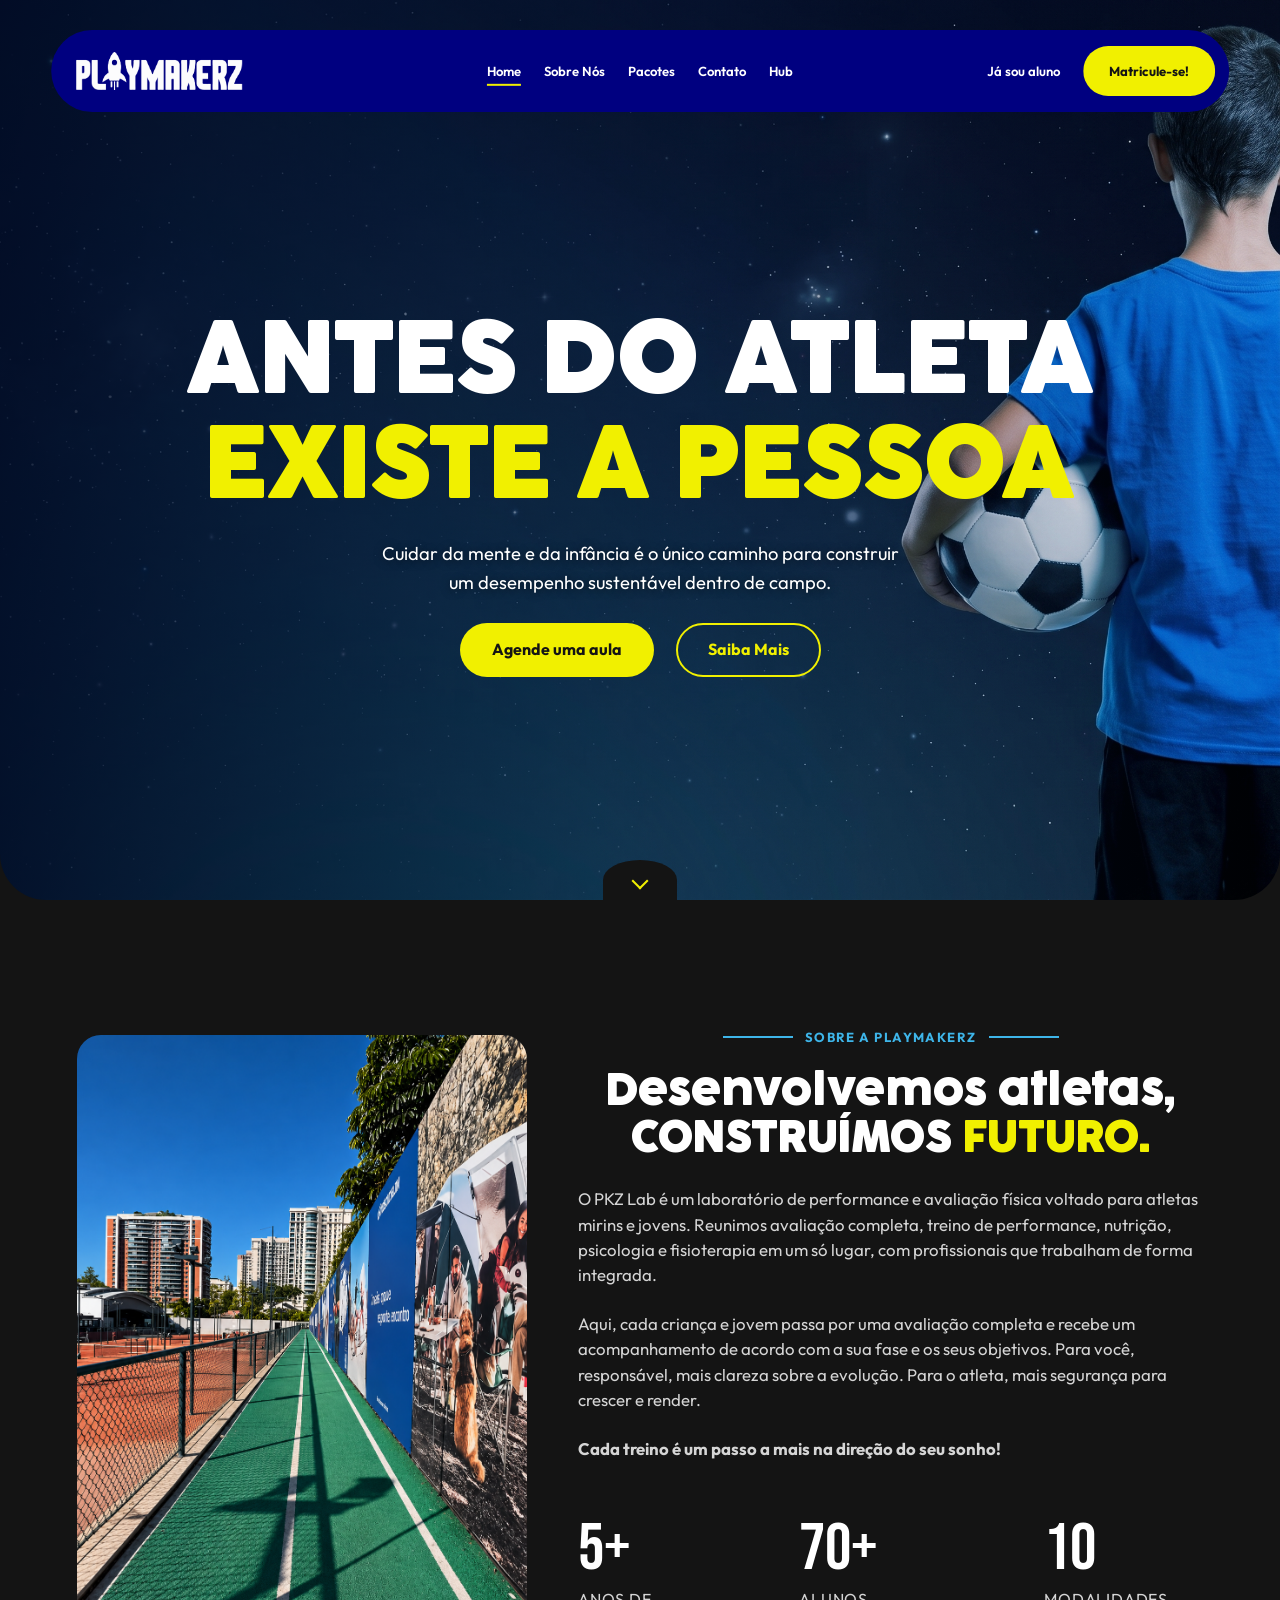
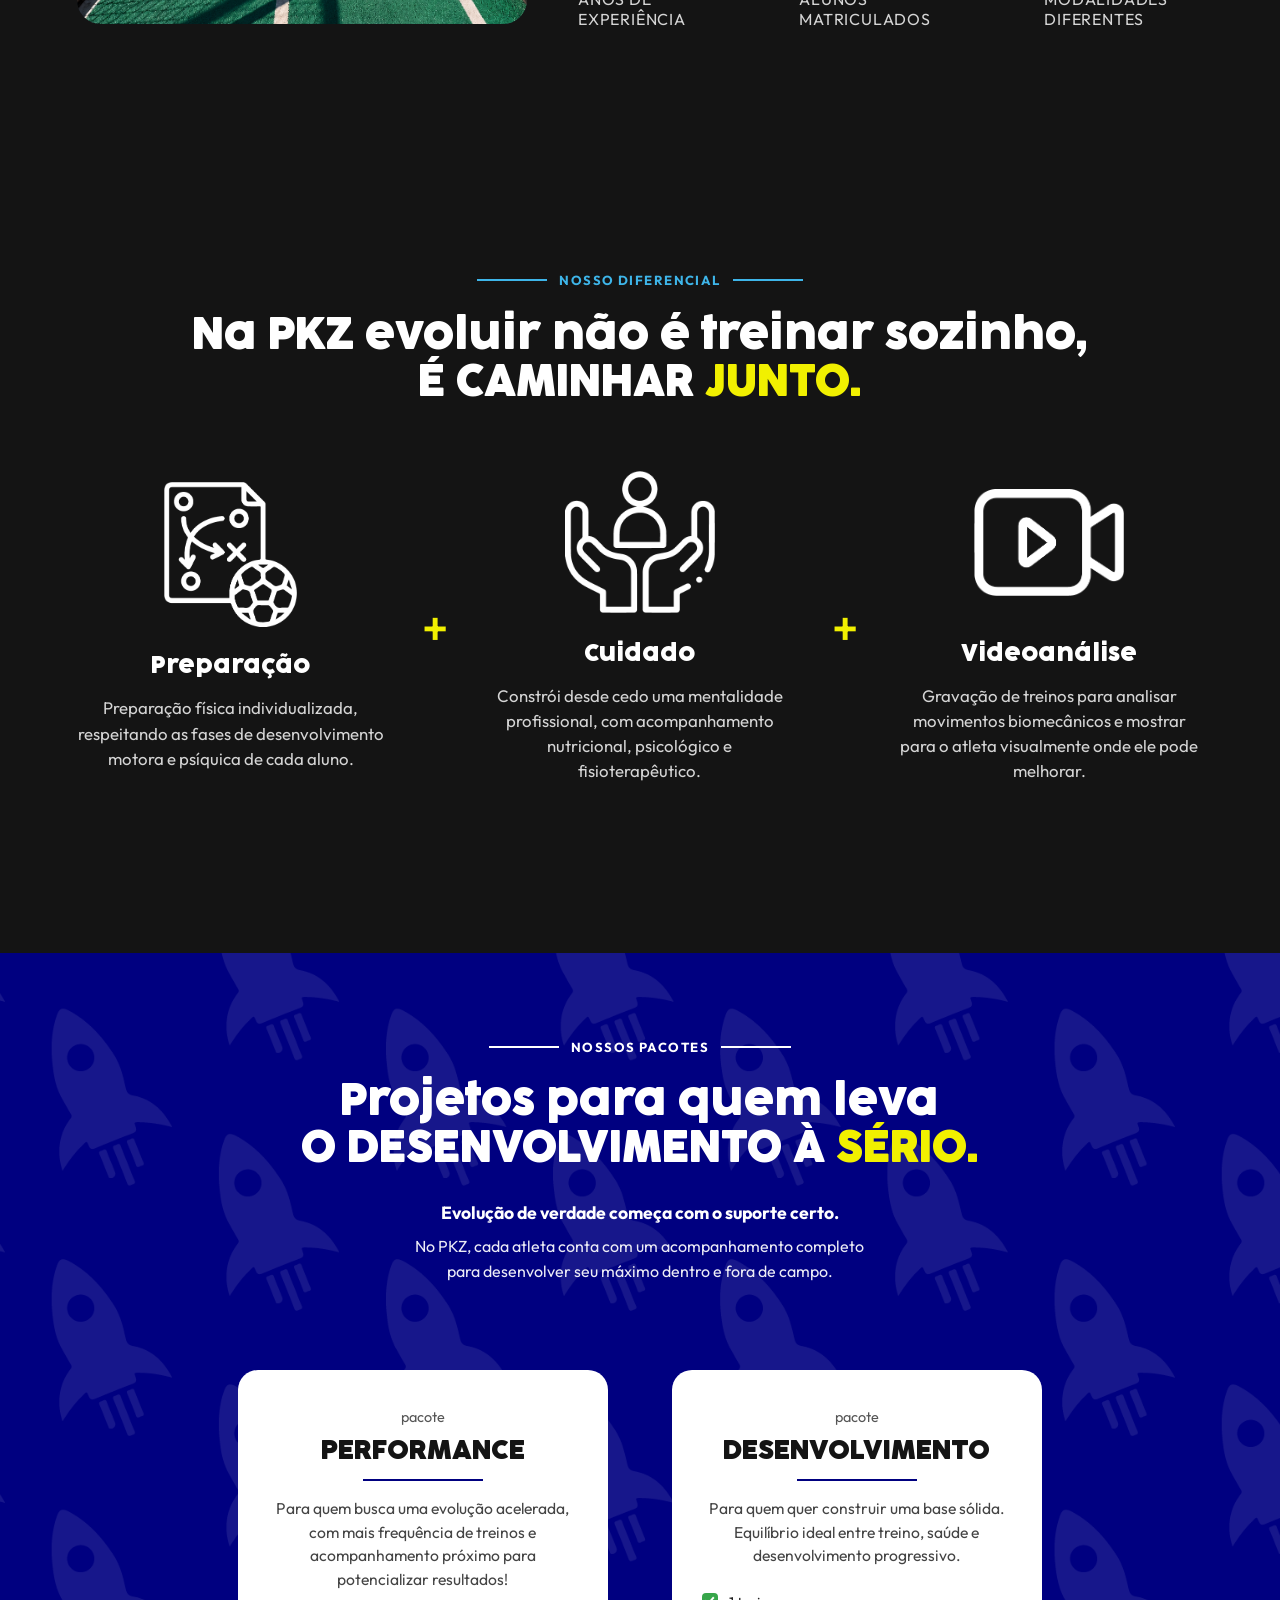
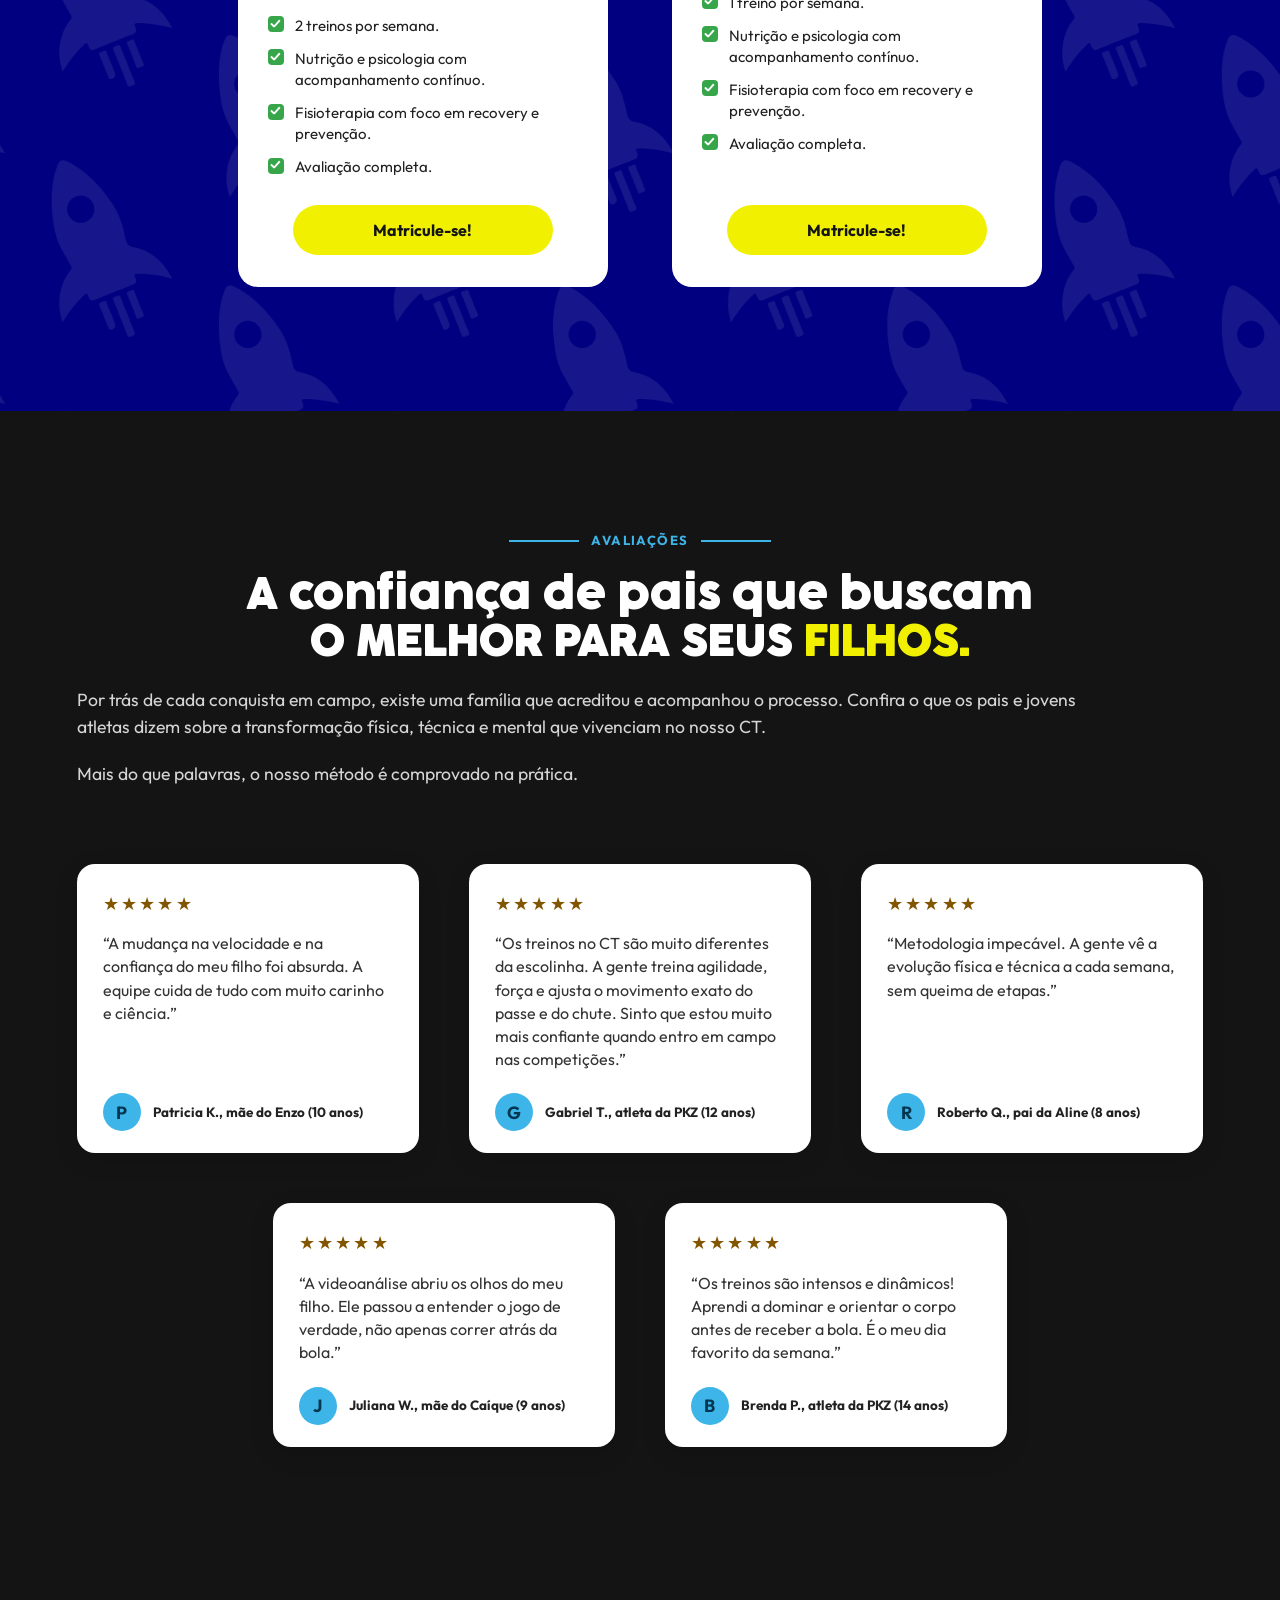
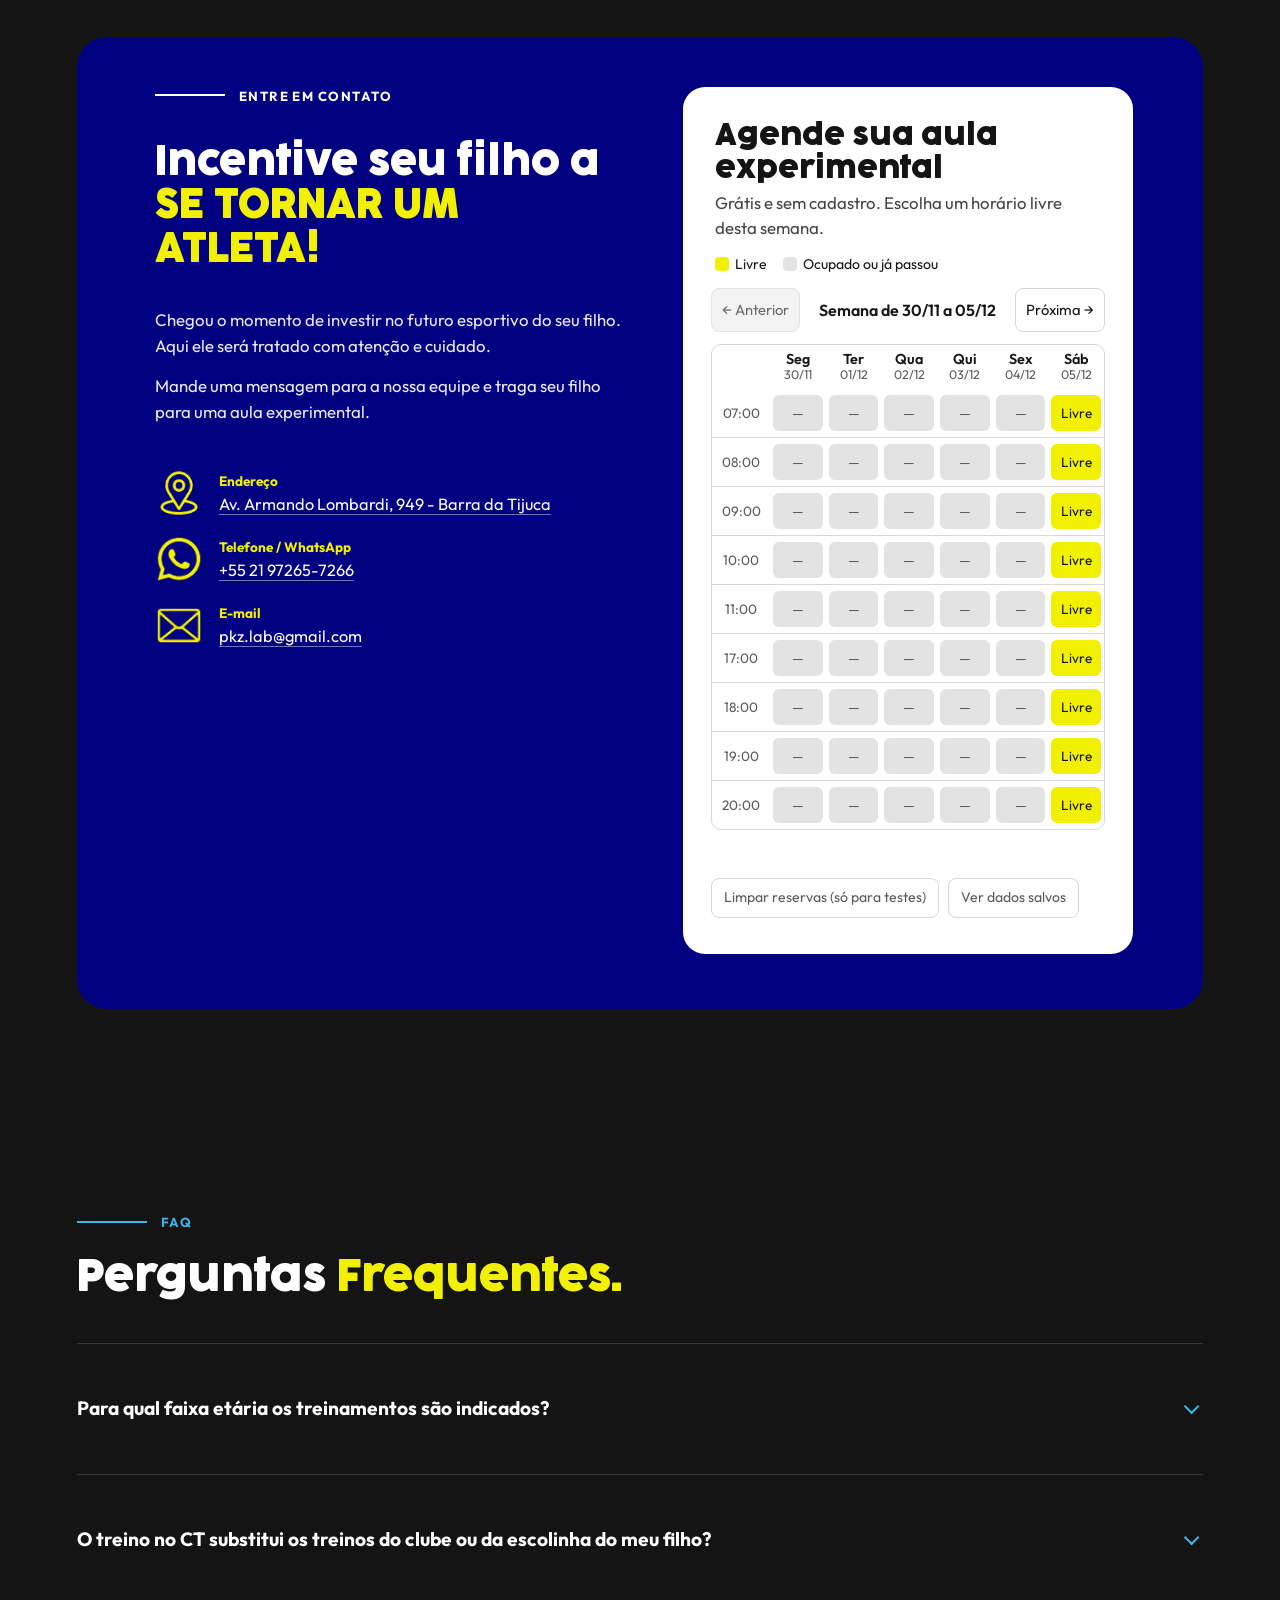
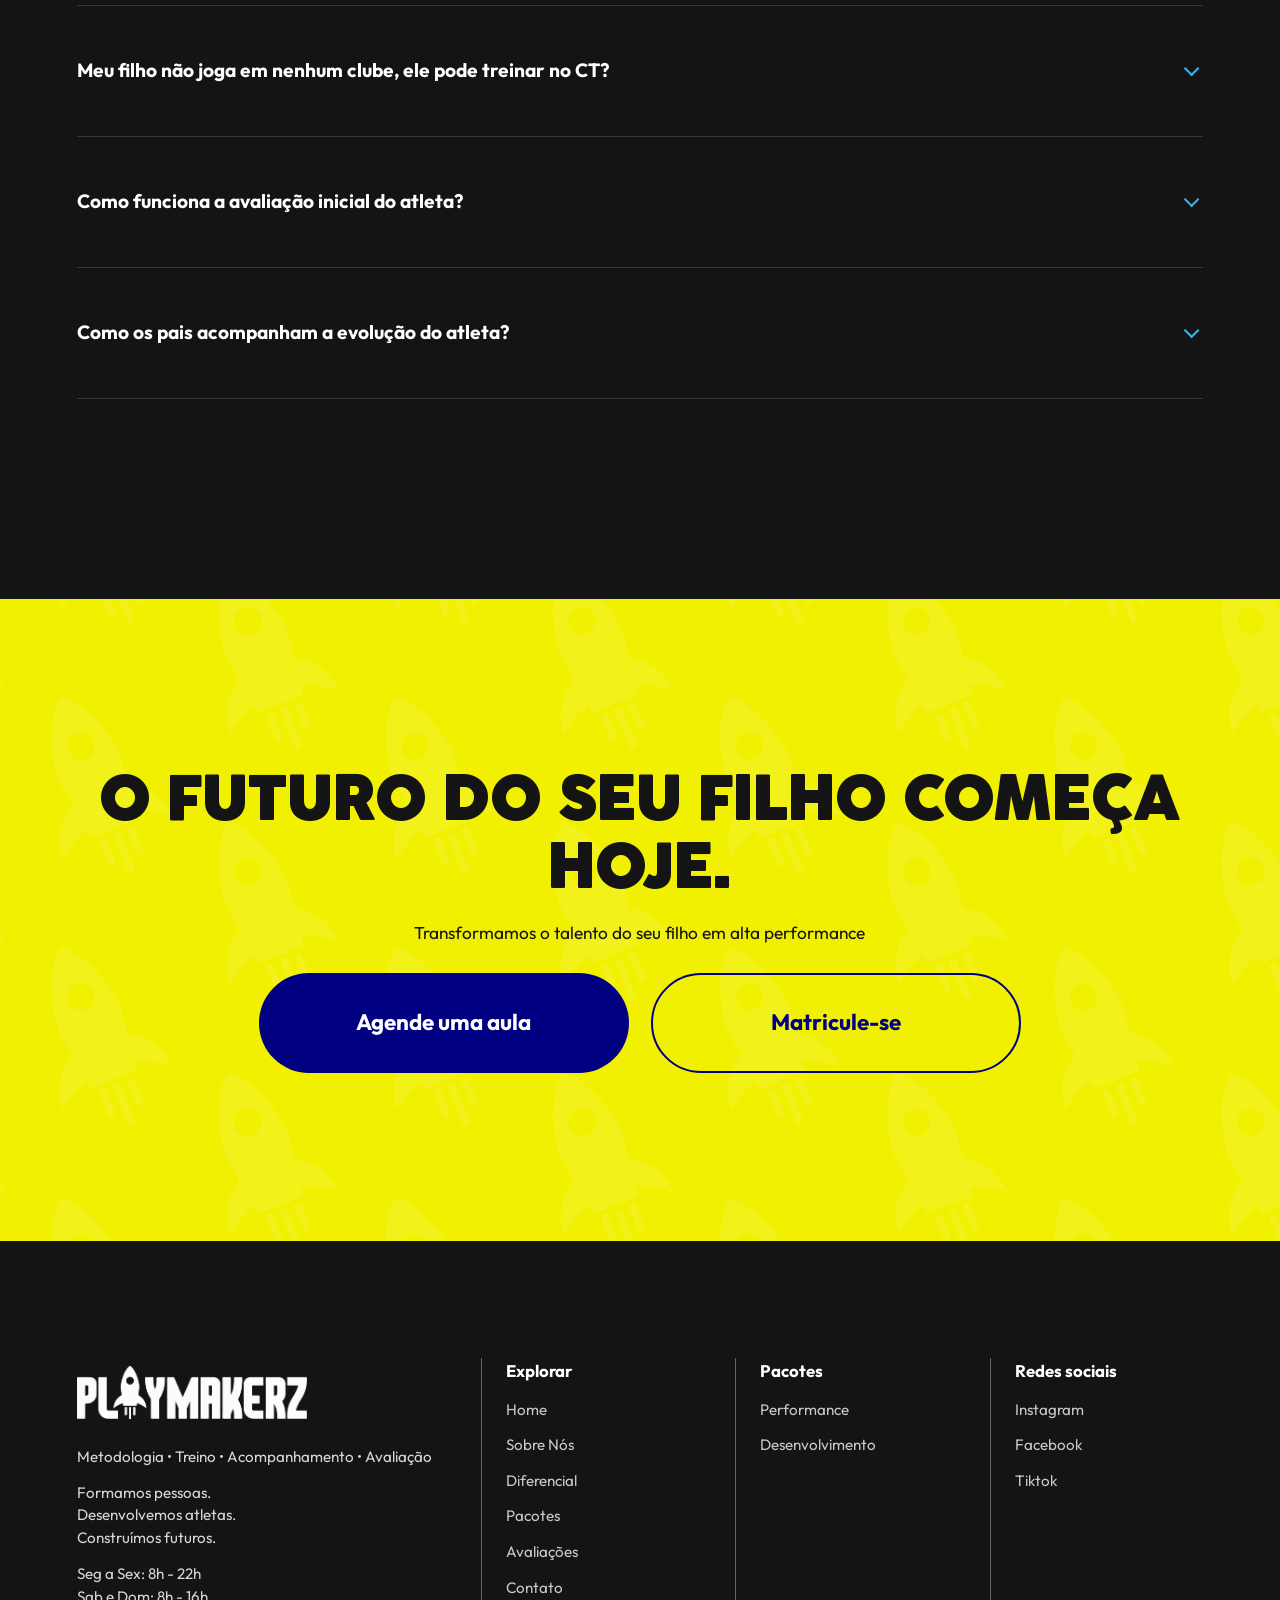
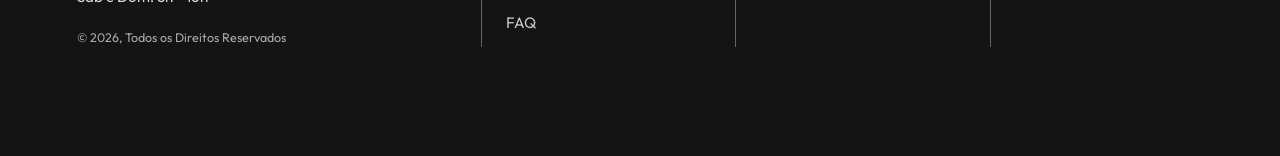
<file: pkz-lab.html>
<!doctype html>
<html lang="pt-BR">
  <head>
    <meta charset="UTF-8" />
    <meta name="viewport" content="width=device-width, initial-scale=1.0" />
    <meta
      name="description"
      content="PKZ Lab: desenvolvimento e performance para jovens atletas, com acompanhamento integrado."
    />
    <title>PKZ Lab | Antes do atleta existe a pessoa</title>
    <link rel="icon" href="data:," />

    <!-- Fontes do Google (Bebas Neue e Outfit) -->
    <link rel="preconnect" href="https://fonts.googleapis.com" />
    <link rel="preconnect" href="https://fonts.gstatic.com" crossorigin />
    <link
      href="https://fonts.googleapis.com/css2?family=Bebas+Neue&family=Outfit:wght@400;500;600;700;800&display=swap"
      rel="stylesheet"
    />

    <!-- CSS do site, script do menu e script da agenda do professor (defer: os scripts só rodam depois que o HTML carrega) -->
    <link rel="stylesheet" href="css/style.css" />
    <script src="js/main.js" defer></script>
    <script src="js/agendamento.js" defer></script>
  </head>
  <body class="pkz">
    <!-- Link que só aparece ao apertar Tab: pula direto para o conteúdo principal -->
    <a class="skip-link" href="#main-content">Pular para o conteúdo</a>

    <!-- Cabeçalho em formato de pílula: logo, menu e botões de ação -->
    <header class="landing-header">
      <a
        class="landing-logo"
        href="index.html"
        aria-label="Voltar para Playmakerz e One to One"
      >
        <img
          src="assets/imagens-padronizacao/assets/hub/LOGO_PKZ_4.png"
          alt="Playmakerz"
        />
      </a>

      <!-- Botão do menu no celular (o JavaScript troca o ícone e o aria-expanded) -->
      <button
        class="menu-toggle"
        type="button"
        aria-label="Abrir menu"
        aria-expanded="false"
        aria-controls="pkz-navigation"
      >
        <span aria-hidden="true">☰</span>
      </button>

      <!-- Menu principal da página -->
      <nav
        class="landing-nav"
        id="pkz-navigation"
        aria-label="Navegação principal"
      >
        <ul>
          <li><a href="#home" aria-current="page">Home</a></li>
          <li><a href="#sobre">Sobre Nós</a></li>
          <li><a href="#pacotes">Pacotes</a></li>
          <li><a href="#contato">Contato</a></li>
          <li><a class="hub-return" href="index.html">Hub</a></li>
        </ul>
      </nav>

      <a class="student-link" href="#contato">Já sou aluno</a>
      <a class="button button-yellow header-cta" href="#pacotes"
        >Matricule-se!</a
      >
    </header>

    <main id="main-content">
      <!-- Hero: título principal e chamadas para agendar ou saber mais -->
      <section
        class="landing-hero pkz-hero"
        id="home"
        aria-labelledby="pkz-title"
      >
        <div class="hero-inner">
          <h1 id="pkz-title">
            ANTES DO ATLETA<br /><span>EXISTE A PESSOA</span>
          </h1>
          <p>
            Cuidar da mente e da infância é o único caminho para construir<br
              class="desktop-break"
            />
            um desempenho sustentável dentro de campo.
          </p>
          <div class="hero-actions">
            <a class="button button-yellow" href="#contato">Agende uma aula</a>
            <a class="button button-outline" href="#sobre">Saiba Mais</a>
          </div>
        </div>

        <!-- Seta que leva para a próxima seção -->
        <button
          class="scroll-cue"
          type="button"
          data-scroll-target="sobre"
          aria-label="Ir para Sobre a Playmakerz"
        >
          <span aria-hidden="true"></span>
        </button>
      </section>

      <!-- Sobre a PKZ: foto, texto e números -->
      <section
        class="about-section"
        id="sobre"
        aria-labelledby="pkz-about-title"
      >
        <div class="content-wrap about-grid">
          <figure class="about-photo">
            <img
              src="assets/imagens-padronizacao/assets/pkz/888e68d9-93f2-4db1-bf6e-9280e7f8c543.png"
              alt="Espaço de avaliação e treinamento da PKZ"
              loading="lazy"
            />
          </figure>

          <div class="about-content">
            <header class="section-head has-deco">
              <p class="eyebrow">Sobre a PLAYMAKERZ</p>
              <h2 id="pkz-about-title">
                Desenvolvemos atletas,<br />CONSTRUÍMOS
                <span class="brand-highlight">FUTURO.</span>
              </h2>
            </header>
            <p>
              O PKZ Lab é um laboratório de performance e avaliação física
              voltado para atletas mirins e jovens. Reunimos avaliação completa,
              treino de performance, nutrição, psicologia e fisioterapia em um
              só lugar, com profissionais que trabalham de forma integrada.
            </p>
            <p>
              Aqui, cada criança e jovem passa por uma avaliação completa e
              recebe um acompanhamento de acordo com a sua fase e os seus
              objetivos. Para você, responsável, mais clareza sobre a evolução.
              Para o atleta, mais segurança para crescer e render.
            </p>
            <p class="closing-line">
              Cada treino é um passo a mais na direção do seu sonho!
            </p>

            <!-- Números da empresa em forma de lista -->
            <ul class="stats" aria-label="Números Playmakerz">
              <li>
                <strong>5+</strong><span>ANOS DE<br />EXPERIÊNCIA</span>
              </li>
              <li>
                <strong>70+</strong><span>ALUNOS<br />MATRICULADOS</span>
              </li>
              <li>
                <strong>10</strong><span>MODALIDADES<br />DIFERENTES</span>
              </li>
            </ul>
          </div>
        </div>
      </section>

      <!-- Diferencial: os três serviços (o "+" entre eles é só decoração) -->
      <section
        class="difference-section"
        id="diferencial"
        aria-labelledby="pkz-difference-title"
      >
        <div class="content-wrap">
          <header class="section-head has-deco">
            <p class="eyebrow">NOSSO DIFERENCIAL</p>
            <h2 id="pkz-difference-title">
              Na PKZ evoluir não é treinar sozinho,<br />É CAMINHAR
              <span class="brand-highlight">JUNTO.</span>
            </h2>
          </header>

          <div class="service-grid">
            <article class="service-card" aria-labelledby="pkz-servico-1">
              <img
                src="assets/imagens-padronizacao/assets/pkz/PKZ_ICON_1.png"
                alt=""
                loading="lazy"
              />
              <h3 id="pkz-servico-1">Preparação</h3>
              <p>
                Preparação física individualizada, respeitando as fases de
                desenvolvimento motora e psíquica de cada aluno.
              </p>
            </article>
            <span class="service-plus" aria-hidden="true">+</span>
            <article class="service-card" aria-labelledby="pkz-servico-2">
              <img
                src="assets/imagens-padronizacao/assets/pkz/PKZ_ICON_2.png"
                alt=""
                loading="lazy"
              />
              <h3 id="pkz-servico-2">Cuidado</h3>
              <p>
                Constrói desde cedo uma mentalidade profissional, com
                acompanhamento nutricional, psicológico e fisioterapêutico.
              </p>
            </article>
            <span class="service-plus" aria-hidden="true">+</span>
            <article class="service-card" aria-labelledby="pkz-servico-3">
              <img
                src="assets/imagens-padronizacao/assets/pkz/PKZ_ICON_3.png"
                alt=""
                loading="lazy"
              />
              <h3 id="pkz-servico-3">Videoanálise</h3>
              <p>
                Gravação de treinos para analisar movimentos biomecânicos e
                mostrar para o atleta visualmente onde ele pode melhorar.
              </p>
            </article>
          </div>
        </div>
      </section>

      <!-- Pacotes: os dois planos da PKZ -->
      <section
        class="plans-section pkz-pattern"
        id="pacotes"
        aria-labelledby="pkz-plans-title"
      >
        <div class="content-wrap centered-section">
          <p class="eyebrow">NOSSOS PACOTES</p>
          <h2 id="pkz-plans-title">
            Projetos para <span class="nowrap">quem leva</span><br />O
            DESENVOLVIMENTO À <span class="brand-highlight">SÉRIO.</span>
          </h2>
          <h3 class="plans-lead">
            Evolução de verdade começa com o suporte certo.
          </h3>
          <p class="plans-intro">
            No PKZ, cada atleta conta com um acompanhamento completo<br
              class="desktop-break"
            />
            para desenvolver seu máximo dentro e fora de campo.
          </p>

          <div class="plans-grid pkz-plans-grid">
            <article
              class="plan-card"
              id="pacote-performance"
              aria-labelledby="pacote-performance-titulo"
            >
              <span class="plan-label">pacote</span>
              <h3 id="pacote-performance-titulo">PERFORMANCE</h3>
              <p>
                Para quem busca uma evolução acelerada, com mais frequência de
                treinos e acompanhamento próximo para potencializar resultados!
              </p>
              <ul>
                <li>2 treinos por semana.</li>
                <li>Nutrição e psicologia com acompanhamento contínuo.</li>
                <li>Fisioterapia com foco em recovery e prevenção.</li>
                <li>Avaliação completa.</li>
              </ul>
              <!-- O texto escondido completa o nome do link para quem usa leitor de tela -->
              <a class="button button-yellow" href="#agendar"
                >Matricule-se!<span class="visually-hidden">
                  no pacote Performance: ir para o agendamento da aula
                  experimental</span
                ></a
              >
            </article>
            <article
              class="plan-card"
              id="pacote-desenvolvimento"
              aria-labelledby="pacote-desenvolvimento-titulo"
            >
              <span class="plan-label">pacote</span>
              <h3 id="pacote-desenvolvimento-titulo">DESENVOLVIMENTO</h3>
              <p>
                Para quem quer construir uma base sólida. Equilíbrio ideal entre
                treino, saúde e desenvolvimento progressivo.
              </p>
              <ul>
                <li>1 treino por semana.</li>
                <li>Nutrição e psicologia com acompanhamento contínuo.</li>
                <li>Fisioterapia com foco em recovery e prevenção.</li>
                <li>Avaliação completa.</li>
              </ul>
              <a class="button button-yellow" href="#agendar"
                >Matricule-se!<span class="visually-hidden">
                  no pacote Desenvolvimento: ir para o agendamento da aula
                  experimental</span
                ></a
              >
            </article>
          </div>
        </div>
      </section>

      <!-- Avaliações: cada depoimento é uma figure com a citação (blockquote) e o autor (figcaption) -->
      <section
        class="reviews-section"
        id="avaliacoes"
        aria-labelledby="pkz-reviews-title"
      >
        <div class="content-wrap">
          <header class="section-head has-deco">
            <p class="eyebrow">AVALIAÇÕES</p>
            <h2 id="pkz-reviews-title">
              A confiança de pais <span class="nowrap">que buscam</span><br />O
              MELHOR PARA SEUS <span class="brand-highlight">FILHOS.</span>
            </h2>
          </header>
          <p class="section-intro">
            Por trás de cada conquista em campo, existe uma família que
            acreditou e acompanhou o processo. Confira o que os pais e jovens
            atletas dizem sobre a transformação física, técnica e mental que
            vivenciam no nosso CT.
          </p>
          <p class="section-intro">
            Mais do que palavras, o nosso método é comprovado na prática.
          </p>

          <div class="reviews-grid">
            <figure class="review-card">
              <span class="stars" role="img" aria-label="5 de 5 estrelas"
                >★★★★★</span
              >
              <blockquote>
                <p>
                  “A mudança na velocidade e na confiança do meu filho foi
                  absurda. A equipe cuida de tudo com muito carinho e ciência.”
                </p>
              </blockquote>
              <figcaption>
                <span class="review-initial" aria-hidden="true">P</span>Patricia
                K., mãe do Enzo (10 anos)
              </figcaption>
            </figure>
            <figure class="review-card">
              <span class="stars" role="img" aria-label="5 de 5 estrelas"
                >★★★★★</span
              >
              <blockquote>
                <p>
                  “Os treinos no CT são muito diferentes da escolinha. A gente
                  treina agilidade, força e ajusta o movimento exato do passe e
                  do chute. Sinto que estou muito mais confiante quando entro em
                  campo nas competições.”
                </p>
              </blockquote>
              <figcaption>
                <span class="review-initial" aria-hidden="true">G</span>Gabriel
                T., atleta da PKZ (12 anos)
              </figcaption>
            </figure>
            <figure class="review-card">
              <span class="stars" role="img" aria-label="5 de 5 estrelas"
                >★★★★★</span
              >
              <blockquote>
                <p>
                  “Metodologia impecável. A gente vê a evolução física e técnica
                  a cada semana, sem queima de etapas.”
                </p>
              </blockquote>
              <figcaption>
                <span class="review-initial" aria-hidden="true">R</span>Roberto
                Q., pai da Aline (8 anos)
              </figcaption>
            </figure>
            <figure class="review-card">
              <span class="stars" role="img" aria-label="5 de 5 estrelas"
                >★★★★★</span
              >
              <blockquote>
                <p>
                  “A videoanálise abriu os olhos do meu filho. Ele passou a
                  entender o jogo de verdade, não apenas correr atrás da bola.”
                </p>
              </blockquote>
              <figcaption>
                <span class="review-initial" aria-hidden="true">J</span>Juliana
                W., mãe do Caíque (9 anos)
              </figcaption>
            </figure>
            <figure class="review-card">
              <span class="stars" role="img" aria-label="5 de 5 estrelas"
                >★★★★★</span
              >
              <blockquote>
                <p>
                  “Os treinos são intensos e dinâmicos! Aprendi a dominar e
                  orientar o corpo antes de receber a bola. É o meu dia favorito
                  da semana.”
                </p>
              </blockquote>
              <figcaption>
                <span class="review-initial" aria-hidden="true">B</span>Brenda
                P., atleta da PKZ (14 anos)
              </figcaption>
            </figure>
          </div>
        </div>
      </section>

      <!-- Contato: dados da PKZ (address) e agenda da aula experimental -->
      <section
        class="contact-section"
        id="contato"
        aria-labelledby="pkz-contact-title"
      >
        <div class="content-wrap contact-panel">
          <div class="contact-copy">
            <p class="eyebrow">ENTRE EM CONTATO</p>
            <h2 id="pkz-contact-title">
              Incentive seu <span class="nowrap">filho a</span><br /><span
                >SE TORNAR UM ATLETA!</span
              >
            </h2>
            <p>
              Chegou o momento de investir no futuro esportivo do seu filho.
              Aqui ele será tratado com atenção e cuidado.
            </p>
            <p>
              Mande uma mensagem para a nossa equipe e traga seu filho para uma
              aula experimental.
            </p>

            <!-- Links externos abrem em nova aba sempre com rel="noopener noreferrer" -->
            <address>
              <ul class="contact-details">
                <li>
                  <img
                    class="contact-icon-slot"
                    src="assets/icones/contact-icons/pkz-address.png"
                    alt=""
                    loading="lazy"
                  />
                  <span class="contact-content"
                    ><span class="contact-label">Endereço</span
                    ><a
                      href="https://www.google.com/maps/search/?api=1&amp;query=Av.%20Armando%20Lombardi%2C%20949%20-%20Barra%20da%20Tijuca%2C%20Rio%20de%20Janeiro%20-%20RJ"
                      target="_blank"
                      rel="noopener noreferrer"
                      >Av. Armando Lombardi, 949 - Barra da Tijuca<span
                        class="visually-hidden"
                      >
                        (abre no Google Maps em nova aba)</span
                      ></a
                    ></span
                  >
                </li>
                <li>
                  <img
                    class="contact-icon-slot"
                    src="assets/icones/contact-icons/pkz-phone.png"
                    alt=""
                    loading="lazy"
                  />
                  <span class="contact-content"
                    ><span class="contact-label">Telefone / WhatsApp</span
                    ><a
                      href="https://wa.me/5521972657266"
                      target="_blank"
                      rel="noopener noreferrer"
                      aria-label="Conversar com a PKZ Lab pelo WhatsApp no número +55 21 97265-7266"
                      >+55 21 97265-7266</a
                    ></span
                  >
                </li>
                <li>
                  <img
                    class="contact-icon-slot"
                    src="assets/icones/contact-icons/pkz-email.png"
                    alt=""
                    loading="lazy"
                  />
                  <span class="contact-content"
                    ><span class="contact-label">E-mail</span
                    ><a
                      href="https://mail.google.com/mail/?view=cm&amp;fs=1&amp;to=pkz.lab%40gmail.com&amp;su=Contato%20pelo%20site%20-%20PKZ%20Lab"
                      target="_blank"
                      rel="noopener noreferrer"
                      >pkz.lab@gmail.com<span class="visually-hidden">
                        (escrever e-mail, abre em nova aba)</span
                      ></a
                    ></span
                  >
                </li>
              </ul>
            </address>
          </div>

          <!-- Agenda da aula experimental: HTML e JavaScript do professor, sem nenhuma alteração.
               Única adaptação: o <main> do arquivo dele virou <div class="agendamento" id="agendar">,
               porque a página já tem um <main> (a classe é usada pelo CSS e o id pelos links "Matricule-se!").
               O "prettier-ignore" faz o Prettier não mexer no código dele. -->
          <!-- prettier-ignore -->
          <div class="agendamento" id="agendar">
            <h1>Agende sua aula experimental</h1>
            <p class="sub">Grátis e sem cadastro. Escolha um horário livre desta semana.</p>
            <div class="legenda">
              <span><i style="background:var(--livre)"></i>Livre</span>
              <span><i style="background:var(--ocupado)"></i>Ocupado ou já passou</span>
            </div>
            <div class="nav">
              <button id="anterior" type="button">← Anterior</button>
              <span id="semanaTexto"></span>
              <button id="proxima" type="button">Próxima →</button>
            </div>
            <div class="scroll"><table id="grade" aria-label="Horários da semana"></table></div>
            <div id="status" role="status" aria-live="polite"></div>
            <button class="reset" id="reset">Limpar reservas (só para testes)</button>
            <button class="reset" id="verDados" type="button">Ver dados salvos</button>
            <pre id="dados" hidden></pre>
          </div>

          <!-- prettier-ignore -->
          <dialog id="modal">
            <form id="form">
              <h2>Confirmar horário</h2>
              <div id="resumo" style="color:var(--muted)"></div>
              <label>Nome <input name="nome" required minlength="2" autocomplete="name"></label>
              <label>E-mail <input name="email" type="email" required autocomplete="email"></label>
              <label>Telefone <input name="telefone" type="tel" required pattern="[0-9 ()+\-]{8,}" title="Use só números, espaços, parênteses ou hífen" autocomplete="tel"></label>
              <div id="erroForm" class="erro" style="color:var(--erro);min-height:1.4em;margin-top:8px"></div>
              <div class="acoes">
                <button type="button" id="cancelar">Cancelar</button>
                <button type="submit" id="confirmar">Reservar</button>
              </div>
            </form>
          </dialog>
        </div>
      </section>

      <!-- Perguntas frequentes: details/summary já abre e fecha sem JavaScript -->
      <section class="faq-section" id="faq" aria-labelledby="pkz-faq-title">
        <div class="content-wrap">
          <p class="eyebrow">FAQ</p>
          <h2 id="pkz-faq-title">
            Perguntas <span class="brand-highlight">Frequentes.</span>
          </h2>

          <div class="faq-list">
            <details>
              <summary>
                Para qual faixa etária os treinamentos são indicados?
              </summary>
              <p>
                O PKZ Lab atende atletas mirins e jovens. Como a preparação
                respeita a fase de desenvolvimento, a equipe precisa conhecer a
                idade, a modalidade e os objetivos antes de confirmar qual opção
                é adequada.
              </p>
            </details>
            <details>
              <summary>
                O treino no CT substitui os treinos do clube ou da escolinha do
                meu filho?
              </summary>
              <p>
                O PKZ Lab oferece preparação física, avaliação e acompanhamento
                integrado. A proposta é complementar a rotina esportiva, não
                substituir automaticamente o clube ou a escolinha; frequência e
                objetivos devem ser alinhados com o calendário do atleta.
              </p>
            </details>
            <details>
              <summary>
                Meu filho não joga em nenhum clube, ele pode treinar no CT?
              </summary>
              <p>
                Não é necessário ter vínculo com um clube para conversar com a
                equipe. Informe a modalidade, a experiência e os objetivos para
                que a PKZ avalie se há uma opção adequada para o jovem.
              </p>
            </details>
            <details>
              <summary>Como funciona a avaliação inicial do atleta?</summary>
              <p>
                A página descreve uma avaliação completa e acompanhamento
                ajustado à fase e aos objetivos do atleta. Antes de começar, a
                família pode confirmar com a equipe quais aspectos serão
                avaliados e como os resultados orientarão o plano. A agenda do
                formulário é demonstrativa e não substitui a confirmação com a
                equipe.
              </p>
            </details>
            <details>
              <summary>Como os pais acompanham a evolução do atleta?</summary>
              <p>
                O acompanhamento reúne preparação física, nutrição, psicologia e
                fisioterapia. A família pode conversar com a equipe sobre metas
                e evolução do jovem; a página não define uma frequência
                específica para devolutivas.
              </p>
            </details>
          </div>
        </div>
      </section>

      <!-- Chamada final para agendar ou se matricular -->
      <section
        class="closing-cta pkz-closing"
        aria-labelledby="pkz-closing-title"
      >
        <div class="content-wrap centered-section">
          <h2 id="pkz-closing-title">O FUTURO DO SEU FILHO COMEÇA HOJE.</h2>
          <p>Transformamos o talento do seu filho em alta performance</p>
          <div class="hero-actions">
            <a class="button button-dark" href="#contato">Agende uma aula</a>
            <a class="button button-outline dark-outline" href="#pacotes"
              >Matricule-se</a
            >
          </div>
        </div>
      </section>
    </main>

    <!-- Rodapé: marca, horários e três grupos de links -->
    <footer class="landing-footer pkz-footer">
      <div class="content-wrap footer-grid">
        <div class="footer-brand-block">
          <a class="footer-logo" href="index.html" aria-label="Voltar ao Hub">
            <img
              src="assets/imagens-padronizacao/assets/hub/LOGO_PKZ_4.png"
              alt="Playmakerz"
              loading="lazy"
            />
          </a>
          <p>Metodologia • Treino • Acompanhamento • Avaliação</p>
          <p>
            Formamos pessoas.<br />Desenvolvemos atletas.<br />Construímos
            futuros.
          </p>
          <p>Seg a Sex: 8h - 22h<br />Sab e Dom: 8h - 16h</p>
          <small>&copy; 2026, Todos os Direitos Reservados</small>
        </div>

        <nav aria-label="Explorar">
          <strong>Explorar</strong>
          <ul>
            <li><a href="#home">Home</a></li>
            <li><a href="#sobre">Sobre Nós</a></li>
            <li><a href="#diferencial">Diferencial</a></li>
            <li><a href="#pacotes">Pacotes</a></li>
            <li><a href="#avaliacoes">Avaliações</a></li>
            <li><a href="#contato">Contato</a></li>
            <li><a href="#faq">FAQ</a></li>
          </ul>
        </nav>

        <nav aria-label="Pacotes">
          <strong>Pacotes</strong>
          <ul>
            <li><a href="#pacote-performance">Performance</a></li>
            <li><a href="#pacote-desenvolvimento">Desenvolvimento</a></li>
          </ul>
        </nav>

        <nav aria-label="Redes sociais">
          <strong>Redes sociais</strong>
          <ul>
            <li>
              <a
                href="https://www.instagram.com/playmakerz_pkz?dlrf=MWR6M3M1dHpyMjMxcw=="
                target="_blank"
                rel="noopener noreferrer"
                >Instagram</a
              >
            </li>
            <li>
              <a
                href="https://www.facebook.com.br/"
                target="_blank"
                rel="noopener noreferrer"
                >Facebook</a
              >
            </li>
            <li>
              <a
                href="https://www.tiktok.com/pt-BR"
                target="_blank"
                rel="noopener noreferrer"
                >Tiktok</a
              >
            </li>
          </ul>
        </nav>
      </div>
    </footer>
  </body>
</html>
</file>
<file: css/style.css>
/* 1. RESET E FONTE LOCAL ---------------------------------------------------- */

/* Reset: zera as margens e espaçamentos que o navegador coloca de fábrica e
   faz o padding e a borda entrarem dentro da largura (border-box) */
* {
  margin: 0;
  padding: 0;
  box-sizing: border-box;
}

/* O ::before e o ::after também usam border-box (setas e linhas decorativas) */
*::before,
*::after {
  box-sizing: border-box;
}

/* O <dialog> precisa do margin: auto do navegador para ficar no centro da tela,
   então ele volta depois do reset */
dialog {
  margin: auto;
}

/* A Cocogoose não está no Google Fonts, então é carregada do próprio projeto.
   O font-display: swap mostra o texto com a fonte reserva enquanto o arquivo carrega. */
@font-face {
  font-family: CocogooseProTrial;
  src: url("../assets/imagens-padronizacao/assets/Cocogoose-Pro-Bold-trial%20(1).ttf")
    format("truetype");
  font-weight: 700;
  font-style: normal;
  font-display: swap;
}

/* 2. BASE E ACESSIBILIDADE --------------------------------------------------- */

html {
  scroll-behavior: smooth; /* rolagem suave ao clicar nos links do menu */
  -webkit-text-size-adjust: 100%; /* evita o celular aumentar o texto sozinho (como no Normalize.css) */
  text-size-adjust: 100%;
}

body {
  line-height: 1.55;
}

a {
  color: inherit;
  text-decoration: none;
}

/* Imagens nunca passam da largura do elemento pai e não distorcem */
img {
  display: block;
  max-width: 100%;
  height: auto;
}

/* Botões e campos usam a mesma fonte da página */
button,
input {
  font: inherit;
}

/* O navegador deixa o <address> em itálico; aqui ele volta ao normal */
address {
  font-style: normal;
}

/* Listas usadas nos menus: sem marcador */
nav ul {
  list-style: none;
}

/* Contorno de foco visível para quem navega pelo teclado */
:focus-visible {
  outline: 3px solid currentColor;
  outline-offset: 4px;
}

/* Link "Pular para o conteúdo": fica fora da tela e desce quando recebe foco */
.skip-link {
  position: fixed;
  z-index: 100;
  top: 12px;
  left: 12px;
  padding: 10px 16px;
  transform: translateY(-160%);
  border-radius: 5px;
  background: #fff;
  color: #111;
}

.skip-link:focus {
  transform: translateY(0);
}

/* Esconde o texto da tela, mas o leitor de tela continua lendo.
   Preto no branco para o WAVE não acusar contraste baixo no texto escondido. */
.visually-hidden {
  position: absolute;
  width: 1px;
  height: 1px;
  margin: -1px;
  overflow: hidden;
  clip: rect(0 0 0 0);
  white-space: nowrap;
  border: 0;
  color: #000;
  background: #fff;
}

/* 3. VARIÁVEIS E TEMAS ------------------------------------------------------- */

/* Cores das duas marcas e medidas do layout, declaradas uma vez só */
:root {
  --cor-amarelo-pkz: #f1f000;
  --cor-azul-pkz: #000080;
  --cor-azul-claro-pkz: #3eb5e9;
  --cor-preto-pkz: #141414;
  --cor-azul-oto: #0898dd;
  --cor-azul-escuro-oto: #033651;
  --cor-azul-noite-oto: #001a27;
  --cor-azul-gelo-oto: #b3ecff;
  --cor-hub-escuro: #101820;
  --cor-hub-azul: #315bc0;

  --gutter: 20px; /* margem lateral do conteúdo */
  --wrap-max: 1560px; /* largura máxima do conteúdo */
}

/* Tema da página PKZ (fundo escuro). As seções usam --page, --ink etc.,
   então cada página só troca os valores dessas variáveis. */
.pkz {
  --page: var(--cor-preto-pkz);
  --ink: #fff;
  --soft: #d5d5d5;
  --accent: var(--cor-amarelo-pkz);
  --eyebrow: var(--cor-azul-claro-pkz);
  --line: #373737;
  background: var(--page);
  color: var(--ink);
  font-family: "Outfit", Arial, sans-serif;
}

/* Tema da página One to One (fundo branco) */
.oto {
  --page: #fff;
  --ink: var(--cor-azul-escuro-oto);
  --soft: #53616a;
  --accent: var(--cor-azul-oto);
  --eyebrow: var(--cor-azul-escuro-oto);
  --line: #dfe6e9;
  background: var(--page);
  color: var(--ink);
  font-family: "Outfit", Arial, sans-serif;
}

/* Tema do Hub */
.hub {
  background: #fff;
  color: var(--cor-hub-escuro);
  font-family: "Nunito", Arial, sans-serif;
}

/* Títulos das landing pages usam a Cocogoose
   (o h1 da One to One fica escondido, por isso só o título da agenda entra aqui) */
.pkz h1,
.pkz h2,
.pkz h3,
.oto h2,
.oto h3,
.oto .agendamento h1 {
  font-family: CocogooseProTrial, "Outfit", Arial, sans-serif;
  font-weight: 700;
}

/* 4. ESTRUTURA COMUM DAS LANDING PAGES --------------------------------------- */

/* Área central do conteúdo: ocupa a tela menos as margens, até 1560px */
.content-wrap {
  position: relative;
  width: calc(100% - 2 * var(--gutter));
  max-width: var(--wrap-max);
  margin-left: auto;
  margin-right: auto;
}

.centered-section {
  text-align: center;
}

.nowrap {
  white-space: nowrap;
}

.brand-highlight {
  color: var(--accent);
}

/* Texto pequeno acima dos títulos ("SOBRE A PLAYMAKERZ", "FAQ"...) */
.eyebrow {
  margin-bottom: 18px;
  color: var(--eyebrow);
  font-size: 0.78rem;
  font-weight: 700;
  letter-spacing: 0.11em;
  line-height: 1.4;
  text-transform: uppercase;
}

/* Linha decorativa antes do eyebrow */
.about-content .eyebrow::before,
.reviews-section .eyebrow::before,
.contact-copy .eyebrow::before,
.faq-section .eyebrow::before {
  display: inline-block;
  width: 44px;
  height: 2px;
  margin-right: 12px;
  vertical-align: middle;
  transform: translateY(-2px);
  background: currentColor;
  content: "";
}

/* Nos planos o eyebrow fica centralizado, com uma linha de cada lado */
.plans-section .eyebrow {
  display: flex;
  align-items: center;
  justify-content: center;
  gap: 12px;
  color: #fff;
}

.plans-section .eyebrow::before,
.plans-section .eyebrow::after {
  width: 40px;
  height: 2px;
  flex: none;
  background: currentColor;
  content: "";
}

/* Títulos h2 das seções: no celular o tamanho acompanha a largura da tela (vw) */
.about-section h2,
.difference-section h2,
.plans-section h2,
.reviews-section h2,
.contact-copy h2,
.faq-section h2,
.closing-cta h2 {
  font-size: 7.4vw;
  line-height: 1.13;
}

/* Botões em formato de pílula (são links com cara de botão) */
.button {
  display: inline-flex;
  min-height: 50px;
  align-items: center;
  justify-content: center;
  padding: 0 26px;
  border: 2px solid transparent;
  border-radius: 999px;
  font-weight: 700;
  line-height: 1.1;
  text-align: center;
  white-space: nowrap;
}

/* Variações de cor dos botões */
.button-yellow {
  background: var(--cor-amarelo-pkz);
  color: var(--cor-preto-pkz);
}

.button-blue {
  background: var(--cor-azul-oto);
  color: var(--cor-azul-noite-oto);
}

.button-dark {
  background: var(--cor-preto-pkz);
  color: #fff;
}

.button-outline {
  border-color: currentColor;
  background: transparent;
  color: #fff;
}

.button-outline-blue {
  border-color: var(--cor-azul-oto);
  background: transparent;
  color: var(--cor-azul-escuro-oto);
}

/* Grupo de botões lado a lado */
.hero-actions {
  display: flex;
  flex-wrap: wrap;
  justify-content: center;
  gap: 12px;
}

/* Cabeçalho de seção (<header class="section-head">): eyebrow + título.
   Na One to One a seta decorativa fica numa faixa à direita (padding-right),
   para não encostar no texto. */
.section-head {
  position: relative;
}

.oto .section-head.has-deco {
  padding-right: 17vw;
}

.section-head .deco {
  position: absolute;
  z-index: 0;
  top: 0;
  right: 0;
  pointer-events: none; /* a decoração não atrapalha cliques */
}

/* Seta da One to One: cabe na faixa reservada (14px a menos que a faixa) */
.oto .section-head .deco {
  width: calc(17vw - 14px);
  min-width: 44px;
  max-width: 82px;
  opacity: 0.9;
}

/* PKZ: eyebrow e título centralizados, com uma linha de cada lado do eyebrow */
.pkz .section-head.has-deco {
  text-align: center;
}

.pkz .section-head.has-deco .eyebrow {
  display: flex;
  align-items: center;
  justify-content: center;
  gap: 12px;
}

.pkz .section-head.has-deco .eyebrow::before,
.pkz .section-head.has-deco .eyebrow::after {
  display: block;
  width: 28px;
  height: 2px;
  flex: none;
  margin: 0;
  transform: none;
  background: currentColor;
  content: "";
}

/* Setas grandes das laterais: só aparecem nas telas grandes */
.side-decoration {
  position: absolute;
  z-index: 0;
  pointer-events: none;
}

.deco-wide {
  display: none;
}

/* 5. CABEÇALHO DAS LANDING PAGES --------------------------------------------- */

/* Barra em formato de pílula, centralizada no topo da página */
.landing-header {
  position: absolute;
  z-index: 20;
  top: 14px;
  left: 50%;
  display: flex;
  width: calc(100% - 24px);
  max-width: var(--wrap-max);
  min-height: 64px;
  align-items: center;
  gap: 12px;
  padding: 8px 10px 8px 18px;
  transform: translateX(-50%);
  border-radius: 999px;
  background: var(--cor-azul-pkz);
  color: #fff;
  font-size: 0.92rem;
  font-weight: 600;
}

.oto .landing-header {
  background: #fff;
  color: var(--cor-azul-escuro-oto);
  box-shadow: 0 4px 22px rgba(0, 0, 0, 0.09);
}

/* A logo cresce com a tela (34% da largura), entre 104px e 150px */
.landing-logo {
  display: flex;
  width: 34vw;
  min-width: 104px;
  max-width: 150px;
  height: 44px;
  flex: none;
  align-items: center;
}

/* object-fit: contain mostra a logo inteira, sem cortar nem distorcer */
.landing-logo img {
  width: 100%;
  max-height: 100%;
  object-fit: contain;
  object-position: left center;
}

/* Botão ☰ do menu (aparece até 1024px nas landing pages e até 767px no Hub) */
.menu-toggle {
  display: grid;
  width: 46px;
  height: 46px;
  margin-left: auto;
  place-items: center;
  border: 0;
  border-radius: 50%;
  background: transparent;
  color: inherit;
  cursor: pointer;
  font-size: 1.7rem;
  line-height: 1;
}

/* Menu do celular: painel que fica escondido até clicar no botão ☰.
   O JavaScript coloca a classe .is-open para mostrar. */
.landing-nav {
  position: absolute;
  top: calc(100% + 10px);
  right: 0;
  left: 0;
  display: none;
  flex-direction: column;
  padding: 8px 18px;
  border-radius: 18px;
  background: var(--cor-azul-pkz);
  box-shadow: 0 10px 28px rgba(0, 0, 0, 0.28);
}

.oto .landing-nav {
  background: #fff;
}

.landing-nav.is-open {
  display: flex;
}

/* Lista do menu: um link embaixo do outro no celular */
.landing-nav ul {
  display: flex;
  flex-direction: column;
}

.landing-nav a {
  display: block;
  padding: 13px 4px;
  text-align: left;
}

/* Linha divisória entre os itens do menu */
.landing-nav li + li a {
  border-top: 1px solid rgba(255, 255, 255, 0.14);
}

.oto .landing-nav li + li a {
  border-top-color: #e3ebee;
}

/* Sublinhado no link da página atual */
.landing-nav a[aria-current="page"] {
  text-decoration: underline;
  text-decoration-color: var(--accent);
  text-decoration-thickness: 2px;
  text-underline-offset: 6px;
}

/* "Já sou aluno" e "Matricule-se!" só aparecem no desktop */
.student-link,
.landing-header .header-cta {
  display: none;
}

/* 6. HEROS ------------------------------------------------------------------ */

/* Hero PKZ ---------------------------------------------------------------
   No celular em pé: texto em cima e o garoto embaixo, ancorado à direita.
   --photo-h é a altura reservada para a foto. */
.landing-hero {
  position: relative;
  overflow: hidden;
  border-radius: 0 0 28px 28px;
  text-align: center;
}

.pkz-hero {
  --photo-h: 118vw;
  display: flex;
  flex-direction: column;
  align-items: center;
  padding: 120px 6% var(--photo-h);
  color: #fff;
  background-color: #060e1f;
  /* 4 camadas: 2 degradês escuros + a foto ancorada embaixo + a mesma foto como céu */
  background-image:
    linear-gradient(180deg, rgba(2, 8, 26, 0.55), rgba(2, 8, 26, 0) 46%),
    linear-gradient(
      180deg,
      rgba(6, 14, 31, 0) 0%,
      rgba(6, 14, 31, 0.35) 60%,
      #060e1f 100%
    ),
    url("../assets/imagens-padronizacao/assets/hub/Gemini_Generated_Image_lxjfrllxjfrllxjf.jpg"),
    url("../assets/imagens-padronizacao/assets/hub/Gemini_Generated_Image_lxjfrllxjfrllxjf.jpg");
  background-repeat: no-repeat;
  /* o 2º degradê cobre só a parte de cima (a altura toda menos a foto) */
  background-size:
    100% 100%,
    100% calc(100% - var(--photo-h) + 2px),
    auto var(--photo-h),
    cover;
  background-position:
    0 0,
    0 0,
    right bottom,
    left top;
}

/* Névoa escura que esconde a emenda entre o céu e o topo da foto
   (lado esquerdo, longe do garoto) */
.pkz-hero::before {
  position: absolute;
  z-index: 0;
  left: 0;
  bottom: calc(var(--photo-h) - 90px);
  width: 85%;
  height: 180px;
  background: radial-gradient(
    ellipse 100% 50% at 0 50%,
    #060e1f 25%,
    rgba(6, 14, 31, 0) 100%
  );
  content: "";
  pointer-events: none;
}

.pkz-hero .hero-inner {
  padding-bottom: 16px;
}

.hero-inner {
  position: relative;
  z-index: 1;
  width: 100%;
  max-width: 1100px;
}

.pkz-hero h1 {
  font-size: 8.6vw;
  line-height: 1.1;
}

.pkz-hero h1 span {
  color: var(--cor-amarelo-pkz);
}

.pkz-hero .hero-inner > p {
  max-width: 640px;
  margin: 20px auto 26px;
  color: #fff;
  font-size: 0.95rem;
  text-shadow: 0 1px 8px rgba(0, 0, 0, 0.55);
}

.pkz-hero .button-outline {
  color: var(--cor-amarelo-pkz);
}

/* Quebra de linha que só aparece no desktop */
.desktop-break {
  display: none;
}

/* Seta no rodapé do hero que leva para a próxima seção */
.scroll-cue {
  position: absolute;
  z-index: 2;
  right: 50%;
  bottom: 0;
  display: grid;
  width: 64px;
  height: 34px;
  place-items: center;
  transform: translateX(50%);
  border: 0;
  border-radius: 50% 50% 0 0;
  background: transparent;
  color: inherit;
  cursor: pointer;
  font: inherit;
}

/* A seta é um quadrado com duas bordas, girado 45 graus */
.scroll-cue span {
  width: 12px;
  height: 12px;
  transform: translateY(1px) rotate(45deg);
  border-right: 2px solid currentColor;
  border-bottom: 2px solid currentColor;
}

.pkz-hero .scroll-cue {
  background: var(--cor-preto-pkz);
  color: var(--cor-amarelo-pkz);
}

/* Hero One to One --------------------------------------------------------
   A arte de fundo já traz a frase "Amplie seu potencial".
   No celular ela fica com 150% da largura da tela (as bordas são cortadas).
   --clear é o espaço livre para o menu; os valores em vw posicionam a arte
   e o botão de acordo com o tamanho dela. */
.oto-hero {
  --clear: 104px;
  display: flex;
  flex-direction: column;
  align-items: center;
  padding: calc(var(--clear) + 51vw) 6% 64px;
  background: #00466f
    url("../assets/imagens-padronizacao/assets/hub/Prancheta_4.jpg") no-repeat;
  background-size: 150vw auto;
  background-position: 50% calc(var(--clear) - 20vw);
}

.oto-hero-button {
  position: relative;
  z-index: 2;
  min-width: 170px;
  background: var(--cor-azul-escuro-oto);
  color: #fff;
}

.oto-hero .scroll-cue {
  background: #fff;
  color: var(--cor-azul-escuro-oto);
}

/* 7. SEÇÕES DAS LANDING PAGES ------------------------------------------------ */

/* Estrutura parecida das seções: fundo da página e espaço em cima e embaixo.
   O overflow: hidden corta as setas decorativas que passam da borda. */
.about-section,
.difference-section,
.reviews-section,
.contact-section {
  position: relative;
  overflow: hidden;
  padding: 64px 0;
  background: var(--page);
}

/* Sobre ------------------------------------------------------------------ */
.about-grid {
  display: grid;
  gap: 36px;
}

/* Foto do "Sobre": aspect-ratio reserva o espaço antes da imagem carregar */
.about-photo {
  width: 100%;
  overflow: hidden;
  aspect-ratio: 4 / 5;
  border-radius: 22px;
  background: #18202a;
}

/* object-fit: cover preenche a moldura, cortando o excesso */
.about-photo img {
  width: 100%;
  height: 100%;
  object-fit: cover;
  object-position: center 42%;
}

.oto-about-photo img {
  object-position: center 37%;
}

.about-content {
  min-width: 0;
}

/* Parágrafos do "Sobre". Na PKZ a frase final também é um <p>, só que em negrito. */
.about-content > p {
  margin-top: 20px;
  color: var(--soft);
  font-size: 1rem;
  line-height: 1.55;
}

.about-content .closing-line {
  font-weight: 700;
}

/* Na One to One a frase final é um <h3>: cor da marca e fonte do texto (não a Cocogoose) */
.about-content h3.closing-line {
  margin-top: 20px;
  color: var(--ink);
  font-family: inherit;
  font-size: 1.05rem;
  line-height: 1.5;
}

/* Números (lista <ul class="stats">): três colunas lado a lado */
.stats {
  display: flex;
  justify-content: space-between;
  gap: 8px;
  margin-top: 32px;
  list-style: none;
}

.stats > li {
  display: flex;
  min-width: 0;
  flex-direction: column;
}

.stats strong {
  color: var(--ink);
  font:
    400 10vw/1 "Bebas Neue",
    Impact,
    sans-serif;
}

.stats span {
  margin-top: 6px;
  color: var(--soft);
  font-size: 0.75rem;
  line-height: 1.3;
}

/* Diferencial ------------------------------------------------------------ */
.difference-section .section-head {
  margin-bottom: 40px;
}

/* No celular os cartões ficam empilhados */
.service-grid {
  display: grid;
  justify-items: center;
  gap: 18px;
}

.service-card {
  width: 100%;
  max-width: 420px;
  text-align: center;
}

.service-card > img {
  width: 116px;
  height: 110px;
  margin: 0 auto 18px;
  object-fit: contain;
}

.service-card h3 {
  margin-bottom: 10px;
  font-size: 1.25rem;
}

.service-card p {
  color: var(--soft);
  font-size: 1rem;
  line-height: 1.5;
}

/* Sinal de "+" entre os cartões (texto na PKZ, imagem na One to One) */
.service-plus {
  color: var(--accent);
  font-size: 2rem;
  font-weight: 500;
  line-height: 1;
  text-align: center;
}

.service-plus-image {
  width: 40px;
  height: 40px;
  object-fit: contain;
}

/* Planos / pacotes ------------------------------------------------------- */
.plans-section {
  position: relative;
  overflow: hidden;
  padding: 72px 0 80px;
  color: #fff;
}

.pkz-pattern {
  background-color: var(--cor-azul-pkz);
}

.oto-plans-pattern {
  background-color: var(--cor-azul-escuro-oto);
}

/* Desenho de fundo bem clarinho (foguetes na PKZ, setas na One to One) */
.pkz-pattern::before,
.oto-plans-pattern::before {
  position: absolute;
  top: 0;
  right: 0;
  bottom: 0;
  left: 0;
  background: url("../assets/imagens-padronizacao/assets/pkz/Pattern_foguetes.png")
    center / 1400px auto;
  content: "";
  opacity: 0.09;
  pointer-events: none;
}

.oto-plans-pattern::before {
  background-image: url("../assets/imagens-padronizacao/assets/one-to-one/Pattern_One_to_One.png");
  opacity: 0.16;
}

/* O conteúdo fica na frente do desenho de fundo */
.plans-section > .content-wrap,
.closing-cta > .content-wrap {
  z-index: 1;
}

.plans-section h2 {
  color: #fff;
}

.plans-lead {
  margin: 24px 0 8px;
  color: #fff;
  font-family: inherit;
  font-size: 1.05rem;
  font-weight: 700;
  line-height: 1.5;
}

.pkz .plans-lead {
  font-family: "Outfit", Arial, sans-serif;
}

.plans-intro {
  color: rgba(255, 255, 255, 0.92);
  font-size: 1rem;
}

/* No celular: uma coluna de até 420px, centralizada */
.plans-grid {
  display: grid;
  grid-template-columns: 1fr;
  gap: 30px;
  max-width: 420px;
  margin: 48px auto 0;
}

/* Cartão branco de cada plano */
.plan-card {
  position: relative;
  display: flex;
  min-width: 0;
  flex-direction: column;
  align-items: center;
  padding: 30px 22px 28px;
  border-radius: 20px;
  background: #fff;
  color: #141414;
  text-align: center;
}

.plan-label {
  color: #555;
  font-size: 0.9rem;
}

.plan-card h3 {
  margin: 8px 0 16px;
  font-size: 1.6rem;
  line-height: 1.2;
}

/* Na PKZ o título é um pouco menor no celular porque "DESENVOLVIMENTO" é comprido */
.pkz-plans-grid .plan-card h3 {
  font-size: 1.5rem;
}

/* Tracinho embaixo do nome do plano */
.plan-card h3::after {
  display: block;
  width: 120px;
  max-width: 70%;
  height: 2px;
  margin: 12px auto 0;
  background: var(--cor-azul-pkz);
  content: "";
}

.oto .plan-card h3::after {
  background: var(--cor-azul-oto);
}

.plan-card > p {
  color: #444;
  font-size: 0.98rem;
  line-height: 1.5;
}

/* Lista do que vem no plano, com um ✓ verde feito no ::before */
.plan-card ul {
  display: grid;
  width: 100%;
  gap: 12px;
  margin: 24px 0 28px;
  color: #222;
  font-size: 0.94rem;
  line-height: 1.4;
  list-style: none;
  text-align: left;
}

.plan-card li {
  position: relative;
  padding-left: 27px;
}

.plan-card li::before {
  position: absolute;
  top: 0.1em;
  left: 0;
  display: grid;
  width: 16px;
  height: 16px;
  place-items: center;
  border-radius: 4px;
  background: #37a64a;
  color: #fff;
  content: "✓";
  font-size: 0.78rem;
  font-weight: 800;
  line-height: 1;
}

/* margin-top: auto empurra o botão para o fim do cartão */
.plan-card .button {
  width: 100%;
  max-width: 260px;
  min-height: 50px;
  margin-top: auto;
}

.oto-plan-card ul {
  flex: 1;
  gap: 14px;
  font-size: 0.9rem;
}

.plan-number {
  color: var(--cor-azul-escuro-oto);
  font-size: 1rem;
  font-weight: 700;
}

/* Plano em destaque ("MAIS ESCOLHIDO") */
.featured-plan {
  box-shadow:
    0 0 0 4px var(--cor-azul-gelo-oto),
    0 10px 36px rgba(179, 236, 255, 0.4);
}

.featured-label {
  position: absolute;
  top: -15px;
  right: 16px;
  padding: 6px 14px;
  border-radius: 999px;
  background: var(--cor-azul-gelo-oto);
  color: var(--cor-azul-escuro-oto);
  font-size: 0.72rem;
  font-weight: 800;
}

/* Avaliações ------------------------------------------------------------- */
.section-intro {
  max-width: 1000px;
  margin-top: 20px;
  color: var(--soft);
  font-size: 1rem;
}

.reviews-grid {
  display: grid;
  grid-template-columns: 1fr;
  gap: 20px;
  margin-top: 36px;
}

/* Cada avaliação é uma <figure>: estrelas, citação (blockquote) e autor (figcaption) */
.review-card {
  display: flex;
  min-width: 0;
  flex-direction: column;
  padding: 24px 22px 20px;
  border-radius: 18px;
  background: #fff;
  color: #242424;
  box-shadow: 0 7px 24px rgba(0, 0, 0, 0.12);
}

.oto .review-card {
  box-shadow: 0 6px 24px rgba(3, 54, 81, 0.12);
}

.stars {
  margin-bottom: 14px;
  color: #825500;
  font-size: 1.15rem;
  letter-spacing: 0.12em;
}

.review-card p {
  color: #333;
  font-size: 1rem;
  line-height: 1.45;
}

/* Autor do depoimento, sempre no fim do cartão (margin-top: auto) */
.review-card figcaption {
  display: flex;
  align-items: center;
  gap: 12px;
  margin-top: auto;
  padding-top: 22px;
  color: #222;
  font-size: 0.84rem;
  font-weight: 700;
}

/* Bolinha com a inicial do nome */
.review-initial {
  display: grid;
  width: 38px;
  height: 38px;
  flex: none;
  place-items: center;
  border-radius: 50%;
  background: var(--cor-azul-claro-pkz);
  color: var(--cor-azul-escuro-oto);
  font-size: 1.1rem;
}

.oto .review-initial {
  background: var(--cor-azul-escuro-oto);
  color: #fff;
}

/* Contato ---------------------------------------------------------------- */

/* Painel azul com os dados de contato e a agenda */
.contact-panel {
  position: relative;
  z-index: 1;
  display: grid;
  grid-template-columns: 1fr;
  align-items: start;
  gap: 30px;
  padding: 30px 14px 16px;
  border-radius: 22px;
  background: var(--cor-azul-pkz);
  color: #fff;
}

.oto-contact-panel {
  background: var(--cor-azul-escuro-oto);
}

.contact-copy {
  min-width: 0;
  padding-left: 4px;
  padding-right: 4px;
}

.contact-copy .eyebrow {
  color: #fff;
}

.contact-copy h2 {
  margin-bottom: 20px;
}

.contact-copy h2 span {
  color: var(--accent);
}

.contact-copy h2 .nowrap {
  color: inherit;
}

/* Parágrafos que vêm depois do título (o ~ pega os irmãos que vêm depois do h2) */
.contact-copy h2 ~ p {
  margin: 12px 0;
  color: rgba(255, 255, 255, 0.92);
  font-size: 1rem;
}

/* Lista de contatos: ícone numa coluna e texto na outra */
.contact-details {
  display: grid;
  gap: 18px;
  margin-top: 28px;
  list-style: none;
  font-size: 0.95rem;
}

.contact-details li {
  display: grid;
  grid-template-columns: 40px 1fr;
  align-items: center;
  column-gap: 14px;
}

.contact-icon-slot {
  display: block;
  width: 40px;
  height: 40px;
  object-fit: contain;
}

/* overflow-wrap: anywhere quebra o e-mail em telas estreitas */
.contact-content {
  display: block;
  min-width: 0;
  line-height: 1.35;
  overflow-wrap: anywhere;
}

.contact-content .contact-label {
  display: block;
  margin-bottom: 3px;
  color: var(--accent);
  font-size: 0.85rem;
  font-weight: 700;
}

.oto .contact-content .contact-label {
  color: var(--cor-azul-gelo-oto);
}

.contact-details a {
  color: inherit;
  text-decoration: underline;
  text-decoration-color: rgba(255, 255, 255, 0.45);
  text-decoration-thickness: 1px;
  text-underline-offset: 4px;
}

.contact-details a:hover {
  text-decoration-color: currentColor;
}

/* 8. AGENDA DA AULA EXPERIMENTAL --------------------------------------------
   O HTML (.agendamento e #modal) e o js/agendamento.js são o código do
   professor, sem alterações. Só o CSS da agenda é nosso.
   As cores usam as mesmas variáveis do código dele (--livre, --ocupado...),
   inclusive nos style="" do HTML. */
.agendamento,
#modal {
  --livre: var(--cor-amarelo-pkz);
  --livre-fg: var(--cor-preto-pkz);
  --ocupado: #e3e3e3;
  --ocupado-fg: #595959;
  --muted: #5a5a5a;
  --line: #d8d8d8;
  --erro: #b3261e;
}

/* Caixa branca da agenda */
.agendamento {
  min-width: 0;
  padding: 22px 10px 18px;
  border-radius: 18px;
  background: #fff;
  color: #161616;
}

/* Na One to One só muda a cor dos horários livres */
.oto .agendamento,
.oto #modal {
  --livre: var(--cor-azul-oto);
  --livre-fg: var(--cor-azul-noite-oto);
}

.agendamento :focus-visible,
#modal :focus-visible {
  outline-offset: 2px;
}

.agendamento h1,
.agendamento .sub,
.agendamento .legenda {
  padding-left: 4px;
  padding-right: 4px;
}

.agendamento h1 {
  margin-bottom: 4px;
  color: #141414;
  font-size: 1.5rem;
  line-height: 1.2;
}

.agendamento .sub {
  margin-bottom: 14px;
  color: #444;
  font-size: 0.98rem;
  line-height: 1.5;
}

/* Legenda das cores (a cor de cada quadradinho vem do style no HTML) */
.agendamento .legenda {
  display: flex;
  flex-wrap: wrap;
  gap: 6px 16px;
  margin-bottom: 12px;
  font-size: 0.88rem;
}

.agendamento .legenda i {
  display: inline-block;
  width: 14px;
  height: 14px;
  margin-right: 6px;
  border-radius: 4px;
  vertical-align: -2px;
}

/* Botões Anterior/Próxima e o texto da semana */
.agendamento .nav {
  display: grid;
  grid-template-columns: 1fr 1fr;
  align-items: center;
  gap: 8px;
  margin-bottom: 12px;
}

/* No celular o texto da semana sobe e ocupa a linha inteira */
.agendamento #semanaTexto {
  grid-column: 1 / -1;
  order: -1;
  font-weight: 600;
  text-align: center;
}

.agendamento .nav button {
  min-height: 44px;
  padding: 8px 10px;
  border: 1px solid var(--line);
  border-radius: 8px;
  background: #fff;
  color: #161616;
  font: inherit;
  font-size: 0.92rem;
  cursor: pointer;
}

.agendamento .nav button:disabled {
  border-color: #e3e3e3;
  background: #f3f3f3;
  color: #6b6b6b;
  cursor: not-allowed;
}

/* Rolagem lateral da tabela, se faltar espaço */
.agendamento .scroll {
  overflow-x: auto;
  border: 1px solid var(--line);
  border-radius: 10px;
  background: #fff;
}

.agendamento table {
  width: 100%;
  min-width: 210px;
  border-collapse: collapse;
  table-layout: fixed;
}

.agendamento th,
.agendamento td {
  padding: 5px 1px;
  border-bottom: 1px solid var(--line);
  text-align: center;
}

.agendamento th {
  font-size: 0.72rem;
  font-weight: 600;
  line-height: 1.2;
}

.agendamento thead th:first-child {
  width: 2.9em;
}

/* Data embaixo do nome do dia */
.agendamento th small {
  display: block;
  color: var(--muted);
  font-size: 0.7rem;
  font-weight: 400;
}

/* Coluna dos horários */
.agendamento tbody th {
  color: var(--muted);
  font-size: 0.7rem;
  font-weight: 400;
}

.agendamento tr:last-child th,
.agendamento tr:last-child td {
  border-bottom: 0;
}

/* Botão de cada horário: colorido quando livre, cinza quando indisponível */
.agendamento .slot {
  width: 100%;
  min-height: 34px;
  border: 0;
  border-radius: 6px;
  background: var(--livre);
  color: var(--livre-fg);
  font: inherit;
  font-size: 0.7rem;
  cursor: pointer;
}

.agendamento .slot:hover {
  filter: brightness(1.08);
}

.agendamento .slot:disabled {
  background: var(--ocupado);
  color: var(--ocupado-fg);
  cursor: not-allowed;
  filter: none;
}

/* Mensagem de "Reserva confirmada" */
.agendamento #status {
  min-height: 1.5em;
  margin: 12px 0;
  font-weight: 600;
}

/* Botões de teste (limpar reservas / ver dados salvos) */
.agendamento .reset {
  min-height: 40px;
  margin: 0 6px 6px 0;
  padding: 6px 12px;
  border: 1px solid var(--line);
  border-radius: 8px;
  background: #fff;
  color: var(--muted);
  font: inherit;
  font-size: 0.88rem;
  cursor: pointer;
}

/* Caixa que mostra o JSON salvo no localStorage */
.agendamento #dados {
  margin-top: 12px;
  padding: 12px;
  overflow-x: auto;
  border: 1px solid var(--line);
  border-radius: 8px;
  background: #fff;
  font:
    0.8rem/1.5 Consolas,
    monospace;
}

.agendamento #dados[hidden] {
  display: none;
}

/* Modal com o formulário (#modal): largura e fundo escuro iguais aos do CSS do professor */
#modal {
  width: min(92vw, 380px);
  padding: 20px;
  border: 1px solid var(--line);
  border-radius: 12px;
  background: #fff;
  color: #161616;
}

#modal::backdrop {
  background: rgba(0, 0, 0, 0.5);
}

#modal h2 {
  margin-bottom: 4px;
  color: #141414;
  font-size: 1.25rem;
  line-height: 1.3;
}

#modal label {
  display: block;
  margin-top: 12px;
  color: #161616;
  font-size: 0.9rem;
  font-weight: 400;
}

#modal input {
  width: 100%;
  min-height: 44px;
  margin-top: 4px;
  padding: 10px;
  border: 1px solid var(--line);
  border-radius: 6px;
  background: #fff;
  color: #161616;
  font: inherit;
}

/* Botões Cancelar e Reservar */
#modal .acoes {
  display: flex;
  justify-content: flex-end;
  gap: 8px;
  margin-top: 18px;
}

#modal .acoes button {
  min-height: 44px;
  padding: 10px 16px;
  border: 1px solid var(--line);
  border-radius: 6px;
  background: #fff;
  color: #161616;
  font: inherit;
  cursor: pointer;
}

#modal .acoes button[type="submit"] {
  border-color: var(--livre);
  background: var(--livre);
  color: var(--livre-fg);
  font-weight: 600;
}

/* 9. FAQ, CHAMADA FINAL E RODAPÉ --------------------------------------------- */

/* FAQ -------------------------------------------------------------------- */
.faq-section {
  padding: 64px 0;
  background: var(--page);
}

.faq-section h2 {
  margin-bottom: 32px;
}

.faq-list {
  border-top: 1px solid var(--line);
}

.faq-list details {
  border-bottom: 1px solid var(--line);
}

/* Pergunta (summary): texto de um lado e a setinha do outro */
.faq-list summary {
  display: flex;
  min-height: 68px;
  align-items: center;
  justify-content: space-between;
  gap: 16px;
  padding: 16px 4px 16px 0;
  cursor: pointer;
  font-size: 1rem;
  font-weight: 700;
  line-height: 1.35;
  list-style: none;
}

/* Esconde o triângulo padrão do Safari */
.faq-list summary::-webkit-details-marker {
  display: none;
}

/* Setinha feita com bordas; gira quando a pergunta está aberta */
.faq-list summary::after {
  width: 11px;
  height: 11px;
  flex: none;
  margin-right: 4px;
  transform: rotate(45deg) translateY(-3px);
  border-right: 2px solid var(--eyebrow);
  border-bottom: 2px solid var(--eyebrow);
  content: "";
}

.faq-list details[open] summary::after {
  transform: rotate(225deg) translateY(-1px);
}

.faq-list details > p {
  max-width: 1000px;
  padding: 0 20px 22px 0;
  color: var(--soft);
  font-size: 0.98rem;
}

/* Chamada final (CTA) ---------------------------------------------------- */
.closing-cta {
  position: relative;
  overflow: hidden;
  padding: 72px 0;
  color: var(--cor-preto-pkz);
  background: var(--cor-amarelo-pkz);
}

.pkz-closing::before {
  position: absolute;
  top: 0;
  right: 0;
  bottom: 0;
  left: 0;
  background: url("../assets/imagens-padronizacao/assets/pkz/Pattern_foguetes.png")
    center / 1400px auto;
  content: "";
  opacity: 0.1;
  pointer-events: none;
}

.oto-closing {
  color: var(--cor-azul-noite-oto);
  background-color: var(--cor-azul-oto);
}

.oto-closing::before {
  background-image: url("../assets/imagens-padronizacao/assets/one-to-one/Pattern_One_to_One.png");
  opacity: 0.14;
}

.closing-cta h2 {
  font-size: 7.6vw;
}

.closing-cta p {
  margin: 16px 0 26px;
  color: inherit;
  font-size: 1.05rem;
}

/* No celular os dois botões ficam um embaixo do outro, com a mesma largura */
.closing-cta .hero-actions {
  flex-direction: column;
  align-items: stretch;
  max-width: 420px;
  margin-left: auto;
  margin-right: auto;
}

.closing-cta .button {
  width: 100%;
  min-height: 54px;
  font-size: 1rem;
}

.pkz-closing .button-dark {
  background: var(--cor-azul-pkz);
  color: #fff;
}

.oto-closing .button-dark {
  background: var(--cor-azul-escuro-oto);
  color: #fff;
}

.dark-outline {
  color: #141414;
}

.pkz-closing .dark-outline {
  border-color: var(--cor-azul-pkz);
  color: var(--cor-azul-pkz);
}

.oto-closing .button-outline {
  border-color: var(--cor-azul-noite-oto);
  color: var(--cor-azul-noite-oto);
}

/* Rodapé das landing pages ----------------------------------------------- */
.landing-footer {
  padding: 56px 0 40px;
  background: var(--cor-preto-pkz);
  color: #fff;
}

.oto-footer {
  background: #fff;
  color: var(--cor-azul-escuro-oto);
}

/* No celular: marca em cima ocupando a linha toda e menus em 2 colunas */
.footer-grid {
  display: grid;
  grid-template-columns: 1fr 1fr;
  gap: 30px 16px;
}

.footer-brand-block {
  display: flex;
  grid-column: 1 / -1;
  flex-direction: column;
  align-items: flex-start;
  gap: 12px;
}

.footer-logo {
  display: block;
  width: 190px;
  height: 60px;
}

.footer-logo img {
  width: 100%;
  height: 100%;
  object-fit: contain;
  object-position: left center;
}

.footer-brand-block p {
  color: var(--soft);
  font-size: 0.95rem;
  line-height: 1.5;
}

.oto-footer .footer-brand-block p {
  color: #53616a;
}

.footer-brand-block small {
  margin-top: 6px;
  color: #aaa;
  font-size: 0.78rem;
}

.oto-footer .footer-brand-block small {
  color: #5e6e76;
}

/* Cada grupo de links do rodapé: título (strong) e a lista de links */
.footer-grid nav {
  display: flex;
  min-width: 0;
  flex-direction: column;
  gap: 4px;
  padding-left: 14px;
  border-left: 1px solid rgba(255, 255, 255, 0.35);
}

.footer-grid nav ul {
  display: flex;
  flex-direction: column;
  gap: 4px;
}

.oto-footer .footer-grid nav {
  border-left-color: #cbd6da;
}

.footer-grid nav strong {
  margin-bottom: 4px;
  font-size: 1.02rem;
}

.footer-grid nav a {
  display: block;
  padding-top: 5px;
  padding-bottom: 5px;
  color: #c8c8c8;
  font-size: 0.95rem;
}

.oto-footer .footer-grid nav a {
  color: #53616a;
}

/* 10. HUB (index.html) ---------------------------------------------------------- */
.hub-wrap {
  width: calc(100% - 2 * var(--gutter));
  max-width: 1120px;
  margin-left: auto;
  margin-right: auto;
}

/* Cabeçalho transparente por cima da foto do hero */
.hub-header {
  position: absolute;
  z-index: 10;
  top: 0;
  right: 0;
  left: 0;
  padding-top: 16px;
  color: #fff;
}

.header-inner {
  position: relative;
  display: flex;
  align-items: center;
  gap: 12px;
}

/* Logos do topo */
.hub-brand {
  display: flex;
  width: 72px;
  height: 60px;
  flex: none;
  align-items: center;
}

.hub-brand.oto-brand {
  width: 100px;
}

.hub-brand img {
  width: 100%;
  max-height: 100%;
  object-fit: contain;
}

/* Linha vertical entre as logos */
.brand-divider {
  width: 1px;
  height: 42px;
  flex: none;
  background: rgba(255, 255, 255, 0.58);
}

.hub-header .menu-toggle {
  width: 46px;
  height: 46px;
  border-radius: 12px;
  background: var(--cor-hub-escuro);
}

/* Menu do celular: painel escondido até clicar no botão ☰ */
.hub-nav {
  position: absolute;
  top: calc(100% + 10px);
  right: 0;
  left: 0;
  display: none;
  flex-direction: column;
  padding: 8px 18px;
  border-radius: 18px;
  background: var(--cor-hub-escuro);
  box-shadow: 0 10px 28px rgba(0, 0, 0, 0.28);
  font-size: 0.92rem;
  font-weight: 700;
}

.hub-nav.is-open {
  display: flex;
}

.hub-nav ul {
  display: flex;
  flex-direction: column;
}

.hub-nav a,
.hub-nav .hub-contact-trigger {
  display: block;
  width: 100%;
  padding: 13px 4px;
}

/* Linha divisória entre os links do menu (o botão Contato fica sem linha) */
.hub-nav li + li > a {
  border-top: 1px solid rgba(255, 255, 255, 0.14);
}

/* Botão "Contato" com cara de link (abre a janela de WhatsApp) */
.hub-contact-trigger {
  border: 0;
  color: inherit;
  background: transparent;
  font: inherit;
  text-align: inherit;
  cursor: pointer;
}

/* Hero do Hub: foto da academia com dois degradês escuros por cima */
.hub-hero {
  position: relative;
  display: flex;
  min-height: 600px;
  align-items: center;
  overflow: hidden;
  padding: 112px 0 84px;
  color: #fff;
  background:
    linear-gradient(
      90deg,
      rgba(6, 10, 15, 0.62),
      rgba(6, 10, 15, 0.38) 55%,
      rgba(6, 10, 15, 0.12)
    ),
    linear-gradient(0deg, rgba(6, 10, 15, 0.45), rgba(6, 10, 15, 0) 40%),
    url("../assets/imagens-padronizacao/assets/hub/WhatsApp_Image_2026-09-19_at_19.57.55_2.jpg")
      65% center / cover no-repeat,
    #0d1114;
}

.hub-hero-content {
  position: relative;
  z-index: 1;
}

.hub-hero h1 {
  max-width: 700px;
  font:
    400 12vw/0.98 "Bebas Neue",
    Impact,
    sans-serif;
  letter-spacing: 0.01em;
}

.hub-hero h1 span {
  color: #3f6fe3;
}

.hub-hero-content > p {
  max-width: 560px;
  margin: 20px 0 26px;
  color: #fff;
  font-size: 0.98rem;
}

/* Diferenciais: um embaixo do outro no celular */
.hub-features {
  display: flex;
  max-width: 560px;
  flex-direction: column;
  gap: 12px;
  list-style: none;
}

.hub-features li {
  display: flex;
  min-height: 40px;
  align-items: center;
  gap: 12px;
  font-size: 0.92rem;
  line-height: 1.25;
}

.hub-features img {
  width: 34px;
  height: 34px;
  flex: none;
  object-fit: contain;
}

.hub-hero .scroll-cue {
  bottom: 10px;
  width: 44px;
  height: 34px;
  color: #fff;
}

/* Seção com os cartões das empresas */
.hub-companies {
  padding: 44px 0 56px;
  background: #fff;
}

.hub-kicker {
  margin-bottom: 10px;
  color: #0b3a66;
  font:
    400 1rem/1.1 "Bebas Neue",
    Impact,
    sans-serif;
  letter-spacing: 0.02em;
}

.hub-companies h2 {
  max-width: 420px;
  margin-bottom: 28px;
  color: var(--cor-hub-azul);
  font:
    400 2rem/1.05 "Bebas Neue",
    Impact,
    sans-serif;
}

.company-grid {
  display: grid;
  grid-template-columns: 1fr;
  gap: 26px;
  max-width: 560px;
  margin-left: auto;
  margin-right: auto;
}

.company-card {
  display: flex;
  min-width: 0;
  flex-direction: column;
  align-items: center;
  overflow: hidden;
  padding-bottom: 22px;
  border-radius: 24px;
  background: #fff;
  box-shadow: 0 7px 28px rgba(0, 0, 0, 0.14);
  text-align: center;
}

/* Imagem do topo do cartão */
.company-image {
  position: relative;
  width: 100%;
  overflow: hidden;
  aspect-ratio: 16 / 10;
  background: #071a3a;
}

.company-image > img {
  width: 100%;
  height: 100%;
  object-fit: cover;
}

.pkz-card-image > img {
  object-position: right top;
}

/* Degradê escuro para o texto branco ficar legível em cima da foto */
.pkz-card-image::after {
  position: absolute;
  top: 0;
  right: 0;
  bottom: 0;
  left: 0;
  background: linear-gradient(
    90deg,
    rgba(4, 14, 39, 0.86),
    rgba(4, 14, 39, 0.45) 55%,
    rgba(4, 14, 39, 0) 75%
  );
  content: "";
}

/* Texto em cima da foto: o tamanho acompanha a largura do cartão (vw) */
.pkz-card-image > h3 {
  position: absolute;
  z-index: 1;
  top: 50%;
  left: 5.8vw;
  transform: translateY(-50%);
  color: #fff;
  font:
    700 5vw/1.1 "Nunito",
    Arial,
    sans-serif;
  text-align: left;
}

.pkz-card-image strong {
  color: var(--cor-amarelo-pkz);
  font-size: 1.18em;
}

.oto-card-image > img {
  object-position: center 40%;
}

.company-logo {
  display: block;
  width: 120px;
  height: 45px;
  margin: 18px auto 10px;
  object-fit: contain;
}

.company-copy {
  max-width: 470px;
  padding: 0 22px;
}

.company-copy p {
  margin-bottom: 12px;
  color: #171717;
  font-size: 0.92rem;
  line-height: 1.45;
}

.hub-button {
  display: inline-flex;
  min-width: 190px;
  min-height: 44px;
  align-items: center;
  justify-content: center;
  margin-top: auto;
  padding: 0 24px;
  border-radius: 999px;
  color: #fff;
  font:
    400 1.05rem/1 "Bebas Neue",
    Impact,
    sans-serif;
  letter-spacing: 0.03em;
}

.pkz-button {
  background: var(--cor-azul-pkz);
}

.oto-button {
  background: var(--cor-azul-oto);
  color: var(--cor-azul-noite-oto);
}

/* Rodapé do Hub */
.hub-footer {
  padding: 30px 0;
  background: #141414;
  color: #fff;
  text-align: center;
}

.hub-footer-inner {
  display: grid;
  justify-items: center;
  gap: 26px;
}

.footer-brands {
  display: flex;
  align-items: center;
  justify-content: center;
  gap: 20px;
}

.footer-brands img:first-child {
  width: 100px;
  height: 36px;
  object-fit: contain;
}

.footer-brands img:last-child {
  width: 80px;
  max-height: 54px;
  object-fit: contain;
}

.hub-footer .brand-divider {
  height: 44px;
}

.footer-nav {
  color: #c4c4c4;
  font-size: 0.9rem;
}

/* Links do rodapé lado a lado, quebrando linha se não couber */
.footer-nav ul {
  display: flex;
  flex-wrap: wrap;
  justify-content: center;
  gap: 4px 24px;
}

.footer-nav a,
.footer-nav .hub-contact-trigger {
  display: block;
  padding-top: 8px;
  padding-bottom: 8px;
}

.hub-footer small {
  color: #8f8f8f;
  font-size: 0.78rem;
}

/* Janela (dialog) de contato do Hub: mesma ideia de largura do modal da agenda */
.hub-contact-dialog {
  width: min(92vw, 480px);
  max-width: calc(100% - 32px);
  padding: 28px 22px 24px;
  border: 0;
  border-radius: 20px;
  color: var(--cor-hub-escuro);
  background: #fff;
  box-shadow: 0 18px 60px rgba(0, 0, 0, 0.35);
}

.hub-contact-dialog::backdrop {
  background: rgba(0, 0, 0, 0.65);
}

.hub-contact-dialog-content {
  position: relative;
}

.hub-contact-dialog h2 {
  margin: 0 44px 20px 0;
  color: var(--cor-hub-azul);
  font:
    700 1.3rem/1.25 "Nunito",
    Arial,
    sans-serif;
}

.hub-contact-options {
  display: grid;
  gap: 12px;
}

.hub-contact-option {
  display: flex;
  min-height: 60px;
  flex-direction: column;
  align-items: center;
  justify-content: center;
  gap: 3px;
  padding: 10px 16px;
  border-radius: 14px;
  font-weight: 700;
  text-align: center;
}

.pkz-contact-option {
  background: var(--cor-azul-pkz);
  color: #fff;
}

.oto-contact-option {
  background: var(--cor-azul-oto);
  color: var(--cor-azul-noite-oto);
}

/* Botão × no canto da janela */
.hub-contact-close {
  position: absolute;
  top: -14px;
  right: -8px;
  display: grid;
  width: 44px;
  height: 44px;
  place-items: center;
  border: 0;
  border-radius: 50%;
  background: #f2f2f2;
  color: var(--cor-hub-escuro);
  font:
    400 1.5rem/1 Arial,
    sans-serif;
  cursor: pointer;
}

/* ==========================================================================
   11. MEDIA QUERIES (mobile first: cada bloco vale da largura dele para cima)
   ========================================================================== */

/* >= 601px · phablets e celulares deitados ------------------------------------ */
@media (min-width: 601px) {
  /* Estrutura comum */
  .about-section h2,
  .difference-section h2,
  .plans-section h2,
  .reviews-section h2,
  .contact-copy h2,
  .faq-section h2 {
    font-size: 2.6rem;
  }

  .oto .section-head.has-deco {
    padding-right: 96px;
  }

  .landing-header {
    padding-left: 22px;
  }

  /* Hero PKZ em pé: a foto do garoto fica com 600px de altura */
  .pkz-hero {
    --photo-h: 600px;
  }

  .pkz-hero .hero-inner > p {
    font-size: 1.15rem;
  }

  /* Hero One to One em pé: a arte já começa no topo */
  .oto-hero {
    padding-top: 71vw;
    background-position: 50% 0;
  }

  /* Sobre */
  .about-photo {
    aspect-ratio: 16 / 10;
  }

  .stats strong {
    font-size: 4.1rem;
  }

  .stats span {
    font-size: 1rem;
  }

  /* Planos em 2 colunas (o max-width é a soma das 2 colunas com o espaço entre elas) */
  .pkz-plans-grid {
    grid-template-columns: 1fr 1fr;
    gap: 24px;
    max-width: 764px;
  }

  .oto-plans-grid {
    grid-template-columns: 1fr 1fr;
    gap: 30px 24px;
    max-width: 704px;
  }

  .plan-card h3,
  .pkz-plans-grid .plan-card h3 {
    font-size: 3.5vw;
  }

  /* Avaliações em 2 colunas; a 5ª (que sobra sozinha) fica centralizada */
  .reviews-grid {
    grid-template-columns: 1fr 1fr;
    gap: 22px;
  }

  .review-card:nth-child(5) {
    grid-column: 1 / -1;
    justify-self: center;
    width: calc(50% - 11px);
  }

  /* Contato e agenda */
  .contact-panel {
    padding: 34px 26px 26px;
  }

  .agendamento {
    padding: 26px 20px 24px;
  }

  .agendamento h1 {
    font-size: 1.75rem;
  }

  /* Agenda com mais espaço: semana e botões numa linha só e letras maiores */
  .agendamento .nav {
    grid-template-columns: auto 1fr auto;
  }

  .agendamento #semanaTexto {
    grid-column: auto;
    order: 0;
  }

  .agendamento th,
  .agendamento td {
    padding: 6px 3px;
  }

  .agendamento th {
    font-size: 0.9rem;
  }

  .agendamento th small {
    font-size: 0.78rem;
  }

  .agendamento tbody th {
    font-size: 0.85rem;
  }

  .agendamento thead th:first-child {
    width: 4em;
  }

  .agendamento .slot {
    min-height: 36px;
    font-size: 0.85rem;
  }

  /* Rodapé em 3 colunas */
  .footer-grid {
    grid-template-columns: repeat(3, 1fr);
  }

  /* Botões da chamada final voltam a ficar lado a lado */
  .closing-cta .hero-actions {
    flex-direction: row;
    justify-content: center;
    align-items: center;
    max-width: none;
  }

  .closing-cta .button {
    width: auto;
    min-width: 230px;
  }

  /* Hub */
  .hub-features {
    flex-direction: row;
    flex-wrap: wrap;
    gap: 14px 22px;
  }

  .hub-features li {
    flex: 1 1 140px;
  }

  .hub-companies h2 {
    font-size: 2.5rem;
  }

  .pkz-card-image > h3 {
    left: 36px;
    font-size: 2rem;
  }

  .company-copy {
    padding-left: 28px;
    padding-right: 28px;
  }
}

/* >= 601px com a tela deitada (landscape): os heros mudam de formato ---------- */
@media (min-width: 601px) and (orientation: landscape) {
  /* Hero PKZ: o garoto fica do lado direito e o texto no meio, ocupando a tela */
  .pkz-hero {
    min-height: 100vh;
    justify-content: center;
    padding: 104px 0 64px;
    background-image:
      linear-gradient(
        90deg,
        rgba(0, 9, 35, 0.88),
        rgba(0, 16, 57, 0.4) 55%,
        rgba(0, 13, 42, 0.08)
      ),
      url("../assets/imagens-padronizacao/assets/hub/Gemini_Generated_Image_lxjfrllxjfrllxjf.jpg");
    background-size:
      100% 100%,
      cover;
    background-position:
      0 0,
      right top;
  }

  .pkz-hero::before {
    display: none;
  }

  .pkz-hero .hero-inner {
    width: 100%;
    max-width: none;
    padding: 0 4vw;
    align-self: stretch;
  }

  /* Deitado, o garoto ocupa uns 42% da altura da tela (42vh) à direita;
     o título usa o espaço que sobra */
  .pkz-hero h1 {
    font-size: calc((100vw - 42vh - 24px) / 11);
  }

  /* O texto pequeno termina antes do garoto */
  .pkz-hero .hero-inner > p {
    max-width: calc(100vw - 84vh - 28px);
    font-size: 0.95rem;
  }

  /* Hero One to One: a arte passa a ter a largura da tela */
  .oto-hero {
    padding-top: calc(var(--clear) + 34vw);
    background-size: 100vw auto;
    background-position: 50% calc(var(--clear) - 13.33vw);
  }
}

/* >= 768px · tablets ---------------------------------------------------------- */
@media (min-width: 768px) {
  :root {
    --gutter: 40px;
  }

  /* Estrutura comum */
  .eyebrow {
    margin-bottom: 22px;
    font-size: 0.82rem;
  }

  .about-content .eyebrow::before,
  .reviews-section .eyebrow::before,
  .contact-copy .eyebrow::before,
  .faq-section .eyebrow::before {
    width: 70px;
    margin-right: 14px;
  }

  .plans-section .eyebrow::before,
  .plans-section .eyebrow::after {
    width: 70px;
  }

  .pkz .section-head.has-deco .eyebrow::before,
  .pkz .section-head.has-deco .eyebrow::after {
    width: 70px;
  }

  .button {
    min-height: 54px;
    padding-left: 30px;
    padding-right: 30px;
  }

  .hero-actions {
    gap: 22px;
  }

  /* Cabeçalho e heros */
  .landing-header {
    top: 24px;
    width: calc(100% - 2 * var(--gutter));
    min-height: 74px;
    padding: 10px 14px 10px 26px;
  }

  .landing-logo {
    width: 170px;
    max-width: none;
    height: 52px;
  }

  .landing-hero {
    border-radius: 0 0 46px 46px;
  }

  .pkz-hero {
    padding-top: 150px;
  }

  .oto-hero {
    --clear: 128px;
    padding-bottom: 76px;
  }

  .scroll-cue {
    width: 74px;
    height: 40px;
  }

  /* Sobre */
  .about-section {
    padding: 88px 0;
  }

  .about-content > p {
    font-size: 1.12rem;
  }

  .about-content h3.closing-line {
    font-size: 1.15rem;
  }

  .stats {
    gap: 20px;
    max-width: 590px;
    margin-top: 44px;
  }

  .stats span {
    letter-spacing: 0.03em;
  }

  /* Diferencial */
  .difference-section {
    padding: 96px 0 104px;
  }

  .difference-section .section-head {
    margin-bottom: 52px;
  }

  /* Serviços em 3 colunas, com o "+" entre eles */
  .service-grid {
    grid-template-columns: 1fr 36px 1fr 36px 1fr;
    align-items: center;
    gap: 18px;
  }

  .service-card {
    max-width: 390px;
  }

  .service-card > img {
    width: 140px;
    height: 132px;
  }

  .service-card h3 {
    font-size: 1.25rem;
  }

  .service-card p {
    font-size: 0.98rem;
  }

  .service-plus {
    font-size: 2.6rem;
  }

  /* Planos */
  .plans-section {
    padding: 85px 0 110px;
  }

  .plans-lead {
    font-size: 1.1rem;
  }

  .plans-grid {
    margin-top: 70px;
  }

  .plan-card {
    padding: 36px 30px 32px;
  }

  .plan-card h3,
  .pkz-plans-grid .plan-card h3 {
    font-size: 1.6rem;
  }

  /* Avaliações */
  .reviews-section {
    padding: 96px 0;
  }

  .section-intro {
    font-size: 1.08rem;
  }

  .reviews-grid {
    gap: 28px;
    margin-top: 52px;
  }

  .review-card:nth-child(5) {
    width: calc(50% - 14px);
  }

  /* Contato e agenda */
  .contact-section {
    padding: 88px 0;
  }

  .contact-panel {
    gap: 36px;
    padding: 48px 44px 44px;
    border-radius: 30px;
  }

  .contact-copy h2 ~ p {
    font-size: 1.05rem;
  }

  .contact-details {
    font-size: 1.02rem;
  }

  .contact-details li {
    grid-template-columns: 48px 1fr;
    column-gap: 16px;
  }

  .contact-icon-slot {
    width: 48px;
    height: 48px;
  }

  .agendamento {
    padding: 32px 28px 30px;
    border-radius: 22px;
  }

  .agendamento .sub {
    font-size: 1.05rem;
  }

  /* FAQ e chamada final */
  .faq-section {
    padding: 96px 0;
  }

  .faq-section h2 {
    margin-bottom: 42px;
  }

  .faq-list summary {
    min-height: 96px;
    font-size: 1.12rem;
  }

  .faq-list details > p {
    font-size: 1rem;
  }

  .closing-cta {
    padding: 120px 0;
  }

  .closing-cta h2 {
    font-size: 3.8rem;
  }

  .closing-cta p {
    font-size: 1.08rem;
  }

  .closing-cta .button {
    min-width: 280px;
    min-height: 72px;
    font-size: 1.2rem;
  }

  /* Rodapé */
  .landing-footer {
    padding: 88px 0 80px;
  }

  .footer-grid {
    gap: 36px 28px;
  }

  .footer-logo {
    width: 210px;
    height: 64px;
  }

  .footer-grid nav {
    padding-left: 22px;
  }

  /* Hub: o menu deixa de ser painel e vira uma barra horizontal */
  .hub-header {
    padding-top: 18px;
  }

  .header-inner {
    gap: 17px;
  }

  .hub-brand {
    width: 88px;
    height: 72px;
  }

  .hub-brand.oto-brand {
    width: 120px;
  }

  .brand-divider {
    height: 52px;
  }

  .hub-header .menu-toggle {
    display: none;
  }

  .hub-nav {
    position: static;
    display: flex;
    margin-left: auto;
    padding: 12px 18px;
    border-radius: 999px;
    background: rgba(16, 24, 32, 0.92);
    box-shadow: none;
    font-size: 0.85rem;
  }

  .hub-nav ul {
    flex-direction: row;
    align-items: center;
    gap: 24px;
  }

  .hub-nav a,
  .hub-nav .hub-contact-trigger {
    width: auto;
    padding: 0;
  }

  .hub-nav li + li > a {
    border-top: 0;
  }

  .hub-hero {
    min-height: 576px;
    padding: 135px 0 80px;
    background-position:
      0 0,
      0 0,
      center top,
      0 0;
  }

  .hub-hero h1 {
    font-size: 6.4vw;
  }

  .hub-hero-content > p {
    margin: 24px 0 30px;
    font-size: 1rem;
  }

  .hub-features {
    flex-wrap: nowrap;
    gap: 18px;
  }

  .hub-features li {
    flex: 0 1 auto;
    min-height: 52px;
    gap: 13px;
  }

  .hub-features img {
    width: 44px;
    height: 44px;
  }

  /* Cartões das empresas lado a lado */
  .hub-companies {
    padding: 40px 0 110px;
  }

  .company-grid {
    grid-template-columns: 1fr 1fr;
    gap: 5vw;
    max-width: none;
  }

  /* A imagem do cartão acompanha a tela (26vw), entre 220px e 260px de altura */
  .company-image {
    aspect-ratio: auto;
    height: 26vw;
    min-height: 220px;
    max-height: 260px;
  }

  .pkz-card-image > h3 {
    left: 2.8vw;
    font-size: 2.3vw;
  }

  .company-copy p {
    font-size: 0.88rem;
  }

  .hub-footer {
    padding: 28px 0 30px;
  }

  .hub-footer-inner {
    gap: 34px;
  }

  .footer-nav {
    font-size: 0.86rem;
  }

  .footer-nav ul {
    gap: 4px 32px;
  }
}

/* Tablet em pé (portrait): garoto da PKZ um pouco maior que no celular */
@media (min-width: 768px) and (orientation: portrait) {
  .pkz-hero {
    --photo-h: 74vw;
  }

  .pkz-hero h1 {
    font-size: 8vw;
  }
}

/* >= 1025px · laptops e desktops ------------------------------------------------ */
@media (min-width: 1025px) {
  /* Cabeçalho: o botão ☰ some e o menu fica no centro da barra */
  .landing-header {
    top: 30px;
    width: 92%;
    min-height: 82px;
    gap: 1.8vw;
    padding: 10px 14px 10px 25px;
  }

  /* A logo acompanha a tela (13vw), entre 150px e 205px */
  .landing-logo {
    width: 13vw;
    min-width: 150px;
    max-width: 205px;
    height: 56px;
  }

  .oto-landing-logo {
    width: 13.5vw;
    max-width: 210px;
  }

  .landing-header .menu-toggle {
    display: none;
  }

  .landing-nav {
    top: 50%;
    left: 50%;
    right: auto;
    display: flex;
    transform: translate(-50%, -50%);
    padding: 0;
    border-radius: 0;
    background: transparent;
    box-shadow: none;
    font-size: 0.82rem;
  }

  .oto .landing-nav {
    background: transparent;
  }

  .landing-nav ul {
    flex-direction: row;
    align-items: center;
    gap: 1.8vw;
  }

  .landing-nav a {
    padding: 6px 0;
  }

  .landing-nav li + li a {
    border-top: 0;
  }

  .landing-nav a[aria-current="page"] {
    text-underline-offset: 8px;
  }

  .student-link {
    display: inline;
    margin-left: auto;
    font-size: 0.82rem;
    white-space: nowrap;
  }

  .landing-header .header-cta {
    display: inline-flex;
    min-height: 50px;
    padding-left: 1.7vw;
    padding-right: 1.7vw;
    font-size: 0.82rem;
  }

  /* Hero One to One: a arte começa no topo e o botão fica embaixo do texto dela */
  .oto-hero {
    padding-top: 47.33vw;
    background-size: 100vw auto;
    background-position: 50% 0;
  }

  .desktop-break {
    display: inline;
  }

  /* Sobre: foto e texto lado a lado */
  .about-section {
    padding: 128px 0 96px;
  }

  .about-grid {
    grid-template-columns: 0.72fr 1fr;
    align-items: center;
    gap: 4vw;
  }

  /* A foto acompanha a tela (46vw), entre 560px e 670px de altura */
  .about-photo {
    aspect-ratio: auto;
    height: 46vw;
    min-height: 560px;
    max-height: 670px;
    border-radius: 24px;
  }

  .about-content {
    max-width: 780px;
  }

  .about-content > p,
  .about-content h3.closing-line {
    margin-top: 24px;
    font-size: 1.05rem;
    line-height: 1.5;
  }

  .stats {
    margin-top: 56px;
  }

  .stats span {
    letter-spacing: 0.05em;
  }

  /* Diferencial: colunas do "+" um pouco mais largas */
  .difference-section {
    padding: 145px 0 169px;
  }

  .difference-section .section-head {
    margin-bottom: 64px;
  }

  .service-grid {
    grid-template-columns: 1fr 42px 1fr 42px 1fr;
    gap: 30px;
  }

  .oto-service-grid {
    grid-template-columns: 1fr 54px 1fr 54px 1fr;
  }

  .service-card > img {
    width: 150px;
    height: 145px;
    margin-bottom: 22px;
  }

  .oto-service-grid .service-card > img {
    width: 155px;
    height: 142px;
  }

  .service-card h3 {
    margin-bottom: 12px;
    font-size: 1.38rem;
  }

  .service-card p {
    font-size: 1.05rem;
  }

  .service-plus {
    font-size: 3rem;
  }

  .service-plus-image {
    width: 52px;
    height: 52px;
  }

  /* Planos */
  .plans-section {
    padding: 85px 0 124px;
  }

  .oto .plans-section {
    padding-bottom: 156px;
  }

  .pkz .plans-grid {
    margin-top: 86px;
  }

  .oto .plans-grid {
    margin-top: 96px;
  }

  .pkz-plans-grid {
    gap: 64px;
    max-width: 804px;
  }

  .plans-lead {
    margin-top: 28px;
  }

  /* Avaliações: grade de 6 colunas, cada cartão ocupa 2 (3 em cima e 2 embaixo, centralizados) */
  .reviews-section {
    padding: 120px 0 135px;
  }

  .pkz .reviews-section {
    padding-bottom: 40px;
  }

  .section-intro {
    font-size: 1.1rem;
  }

  .reviews-grid {
    grid-template-columns: repeat(6, 1fr);
    gap: 3.4vw;
    margin-top: 76px;
  }

  .review-card {
    grid-column: span 2;
    padding: 26px 26px 22px;
  }

  .review-card:nth-child(4) {
    grid-column: 2 / span 2;
  }

  .review-card:nth-child(5) {
    grid-column: 4 / span 2;
    justify-self: stretch;
    width: auto;
  }

  .oto-reviews .section-intro {
    max-width: 860px;
  }

  .oto-reviews {
    padding-bottom: 96px;
  }

  /* Contato: texto e agenda lado a lado */
  .contact-section {
    padding: 115px 0 130px;
  }

  .pkz .contact-section {
    padding: 150px 0 108px;
  }

  .oto .contact-section {
    padding: 40px 0 64px;
  }

  .contact-panel {
    grid-template-columns: 1.064fr 1fr;
    gap: 3.6vw;
    padding: 50px 4.8vw 55px 5.4vw;
  }

  .contact-copy {
    padding-left: 0;
    padding-right: 0;
  }

  .contact-copy .eyebrow {
    margin-bottom: 36px;
  }

  .contact-copy h2 {
    margin-bottom: 36px;
    font-size: 2rem;
  }

  .contact-copy h2 ~ p {
    max-width: 470px;
    margin: 14px 0;
  }

  .contact-details {
    margin-top: 44px;
  }

  /* A agenda divide o painel com o texto, então tem menos espaço:
     a tabela usa letras um pouco menores e células mais justas */
  .agendamento th,
  .agendamento td {
    padding: 5px 1px;
  }

  .agendamento th {
    font-size: 0.8rem;
  }

  .agendamento th small {
    font-size: 0.72rem;
  }

  .agendamento tbody th {
    font-size: 0.75rem;
  }

  .agendamento thead th:first-child {
    width: 2.9em;
  }

  .agendamento .slot {
    min-height: 34px;
    font-size: 0.78rem;
  }

  /* FAQ */
  .faq-section {
    padding: 175px 0 185px;
  }

  .pkz .faq-section {
    padding: 96px 0 200px;
  }

  .faq-list summary {
    min-height: 130px;
    font-size: 1.2rem;
  }

  .faq-question-text {
    max-width: 600px;
  }

  /* Chamada final */
  .closing-cta {
    padding: 168px 0;
  }

  .oto-closing {
    padding-top: 162px;
    padding-bottom: 162px;
  }

  .closing-cta .button {
    min-width: 370px;
    min-height: 100px;
    padding-left: 56px;
    padding-right: 56px;
    font-size: 1.4rem;
  }

  /* Desenho de fundo maior no desktop */
  .pkz-closing::before,
  .oto-closing::before,
  .pkz-pattern::before,
  .oto-plans-pattern::before {
    background-size: 2300px auto;
  }

  /* Rodapé em 4 colunas */
  .landing-footer {
    padding: 117px 0 109px;
  }

  .oto .landing-footer {
    padding-bottom: 104px;
  }

  .footer-grid {
    grid-template-columns: 1.7fr 1fr 1fr 1fr;
    gap: 42px;
  }

  .footer-brand-block {
    grid-column: auto;
    gap: 13px;
  }

  .footer-logo {
    width: 230px;
    height: 70px;
    margin-bottom: 5px;
  }

  .oto-footer-logo {
    width: 215px;
  }

  .footer-grid nav {
    gap: 6px;
    padding-left: 24px;
  }

  .footer-grid nav ul {
    gap: 6px;
  }

  .footer-grid nav strong {
    margin-bottom: 5px;
    font-size: 1.05rem;
  }

  .footer-grid nav a {
    padding-top: 3px;
    padding-bottom: 3px;
  }
}

/* >= 1201px · telas grandes ------------------------------------------------------ */
@media (min-width: 1201px) {
  :root {
    --gutter: 6vw;
  }

  .content-wrap {
    width: 88%;
  }

  /* Cabeçalho e hero PKZ */
  .landing-header .header-cta {
    padding-left: 24px;
    padding-right: 24px;
  }

  .pkz-hero h1 {
    font-size: 6rem;
  }

  .pkz-hero .hero-inner > p {
    max-width: 640px;
    font-size: 1.15rem;
  }

  /* Planos da One to One em 4 colunas, com o desalinhamento do layout */
  .oto-plans-grid {
    grid-template-columns: repeat(4, 1fr);
    align-items: start;
    gap: 24px;
    max-width: none;
  }

  .oto-plan-card {
    min-height: 500px;
    padding: 36px 26px 30px;
  }

  /* Os cartões pares descem 100px */
  .oto-plan-card:nth-child(even) {
    margin-top: 100px;
  }

  .oto-plan-card h3 {
    font-size: 1.3rem;
  }

  .oto-plan-card ul {
    margin-top: 26px;
    font-size: 0.86rem;
  }

  /* Espaços que param de crescer nas telas grandes */
  .reviews-grid {
    gap: 50px;
  }

  .contact-panel {
    gap: 50px;
    padding: 50px 70px 55px 78px;
  }

  .contact-copy h2 {
    font-size: 2.4rem;
  }

  /* A agenda volta a ter espaço: letras maiores de novo */
  .agendamento th,
  .agendamento td {
    padding: 6px 3px;
  }

  .agendamento th {
    font-size: 0.9rem;
  }

  .agendamento th small {
    font-size: 0.78rem;
  }

  .agendamento tbody th {
    font-size: 0.85rem;
  }

  .agendamento thead th:first-child {
    width: 4em;
  }

  .agendamento .slot {
    min-height: 36px;
    font-size: 0.85rem;
  }

  /* Hub */
  .hub-hero h1 {
    font-size: 5.4rem;
  }

  .pkz-card-image > h3 {
    left: 34px;
    font-size: 1.75rem;
  }

  /* Setas decorativas da One to One nas margens laterais
     (a margem tem 6% da tela; a seta tem 150px e para 14px antes do conteúdo) */
  .oto .section-head.has-deco {
    padding-right: 0;
  }

  .about-section .content-wrap,
  .difference-section .content-wrap,
  .reviews-section .content-wrap,
  .about-section .about-content,
  .section-head {
    position: static;
  }

  .deco-wide {
    display: block;
  }

  .oto .section-head .deco,
  .oto .side-decoration {
    top: 50%;
    width: 150px;
    max-width: none;
    transform: translateY(-50%);
    opacity: 0.9;
  }

  .oto .deco-left {
    right: auto;
    left: calc(6% - 164px);
  }

  .oto .deco-right {
    right: calc(6% - 164px);
    left: auto;
  }

  .oto .about-section .deco-right {
    top: 27%;
  }

  .oto .about-section .deco-right-2 {
    top: 73%;
    opacity: 0.6;
  }
}

/* Acessibilidade: quem pediu menos movimento no sistema não recebe rolagem
   suave nem animações */
@media (prefers-reduced-motion: reduce) {
  html {
    scroll-behavior: auto;
  }

  *,
  *::before,
  *::after {
    animation-duration: 0.01ms !important;
    animation-iteration-count: 1 !important;
    transition-duration: 0.01ms !important;
  }
}
</file>
